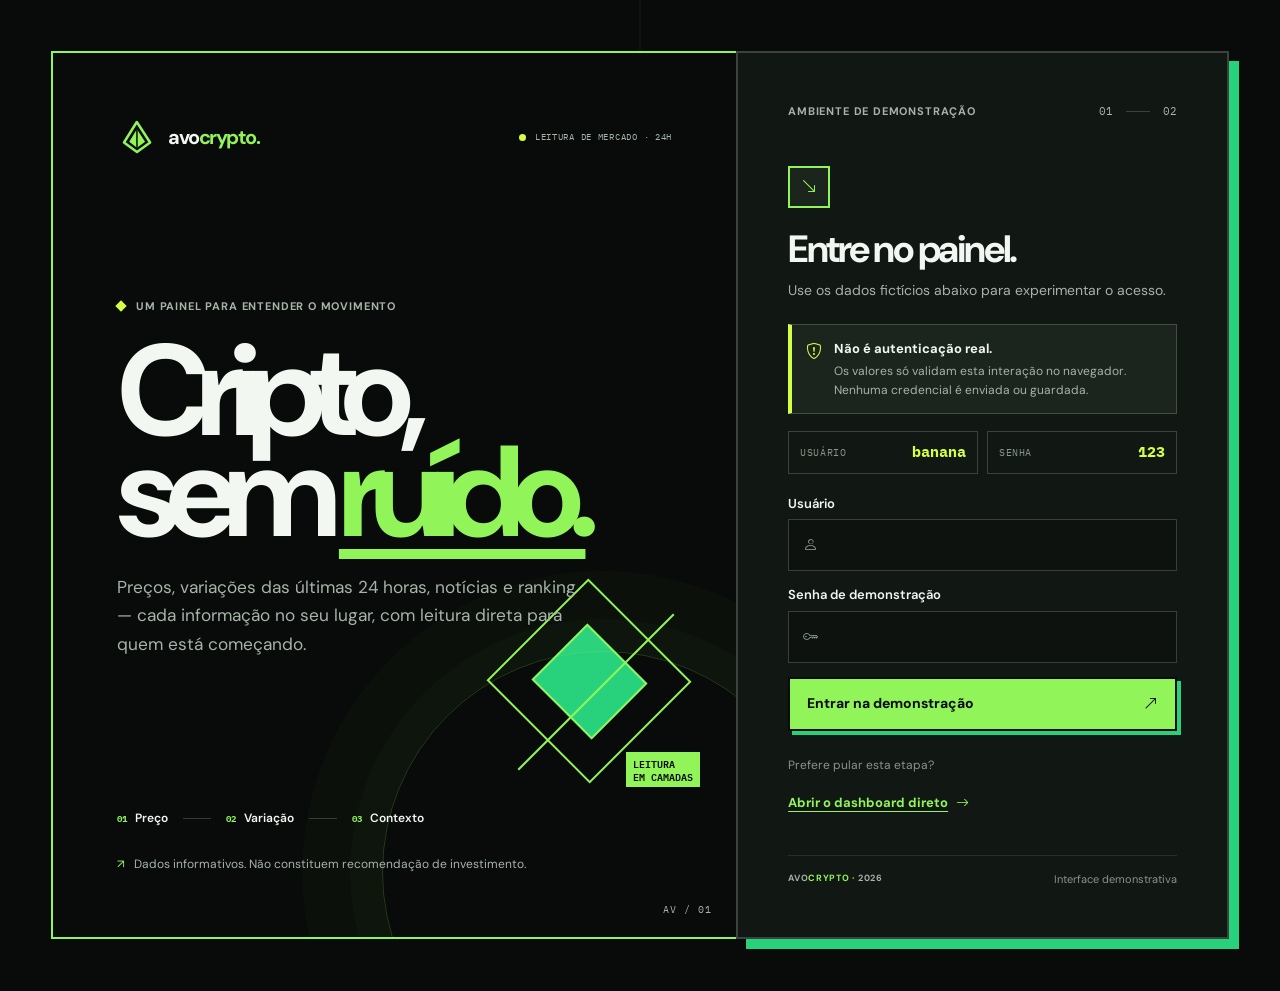
<file: index.html>
<!DOCTYPE html>
<html lang="pt-BR" data-theme="dark">
<head>
    <meta charset="UTF-8">
    <meta name="viewport" content="width=device-width, initial-scale=1.0, viewport-fit=cover">
    <meta name="theme-color" content="#080B09">
    <meta name="description" content="Acesse a demonstração do Avocrypto e acompanhe preços e variações de criptomoedas nas últimas 24 horas.">
    <title>Avocrypto — Uma leitura clara do mercado</title>

    <link rel="preconnect" href="https://fonts.googleapis.com">
    <link rel="preconnect" href="https://fonts.gstatic.com" crossorigin>
    <link href="https://fonts.googleapis.com/css2?family=DM+Sans:wght@400;500;600;700&family=IBM+Plex+Mono:wght@400;500;600&display=swap" rel="stylesheet">
    <link rel="stylesheet" href="https://cdn.jsdelivr.net/npm/bootstrap-icons@1.13.1/font/bootstrap-icons.min.css">
    <link rel="stylesheet" href="./styles/tokens.css">
    <link rel="stylesheet" href="./styles/base.css">
    <link rel="stylesheet" href="./styles/auth-redesign.css">
</head>
<body class="login-page">
    <a class="skip-link" href="#demo-access">Pular para o acesso à demonstração</a>
    <main class="login-layout login-container">
        <section class="login-intro" aria-labelledby="brand-title">
            <header class="intro-topline">
                <a class="brand" href="./index.html" aria-label="Avocrypto — início">
                    <svg class="brand-mark" viewBox="0 0 40 40" aria-hidden="true" focusable="false">
                        <path d="M7 25.5 19.8 5l13.3 20.5L20 35 7 25.5Z" fill="none" stroke="currentColor" stroke-width="2.5" stroke-linejoin="round"/>
                        <path d="m12.2 24.7 7.7-12.4 8.2 12.4-8.1 6-7.8-6Z" fill="currentColor"/>
                        <path d="m19.9 12.3.1 18.4" stroke="#080B09" stroke-width="1.5"/>
                    </svg>
                    <span class="brand-name">avo<span>crypto</span><b>.</b></span>
                </a>
                <span class="intro-stamp"><span aria-hidden="true"></span> LEITURA DE MERCADO · 24H</span>
            </header>

            <div class="intro-copy">
                <span class="eyebrow"><span class="eyebrow-mark" aria-hidden="true"></span> UM PAINEL PARA ENTENDER O MOVIMENTO</span>
                <h1 id="brand-title">Cripto,<br>sem <em>ruído.</em></h1>
                <p>Preços, variações das últimas 24 horas, notícias e ranking — cada informação no seu lugar, com leitura direta para quem está começando.</p>
            </div>

            <div class="intro-bottom">
                <div class="market-ribbon" aria-label="O painel acompanha três frentes de informação">
                    <span><b>01</b> Preço</span>
                    <i aria-hidden="true"></i>
                    <span><b>02</b> Variação</span>
                    <i aria-hidden="true"></i>
                    <span><b>03</b> Contexto</span>
                </div>
                <p class="intro-disclaimer"><span aria-hidden="true">↗</span> Dados informativos. Não constituem recomendação de investimento.</p>
            </div>
            <div class="intro-art" aria-hidden="true">
                <span class="art-block art-block-one"></span>
                <span class="art-block art-block-two"></span>
                <span class="art-line"></span>
                <span class="art-label">LEITURA<br>EM CAMADAS</span>
            </div>
            <span class="intro-index" aria-hidden="true">AV / 01</span>
        </section>

        <section class="login-panel" id="demo-access" tabindex="-1" aria-labelledby="login-title">
            <div class="panel-topline">
                <span class="section-kicker">AMBIENTE DE DEMONSTRAÇÃO</span>
                <span class="panel-counter">01 <i aria-hidden="true"></i> 02</span>
            </div>
            <div class="login-header">
                <span class="login-glyph" aria-hidden="true"><i class="bi bi-arrow-down-right"></i></span>
                <h2 id="login-title">Entre no painel.</h2>
                <p>Use os dados fictícios abaixo para experimentar o acesso.</p>
            </div>

            <aside class="demo-notice" role="note" aria-label="Aviso importante sobre esta demonstração">
                <i class="bi bi-shield-exclamation" aria-hidden="true"></i>
                <div>
                    <strong>Não é autenticação real.</strong>
                    <p>Os valores só validam esta interação no navegador. Nenhuma credencial é enviada ou guardada.</p>
                </div>
            </aside>

            <div class="demo-credentials" aria-label="Credenciais fictícias de demonstração">
                <span>USUÁRIO <strong>banana</strong></span>
                <span>SENHA <strong>123</strong></span>
            </div>

            <form id="form-login" class="demo-form" novalidate>
                <div class="input-group-custom">
                    <label class="input-label" for="demo-user">Usuário</label>
                    <div class="input-wrapper">
                        <i class="bi bi-person" aria-hidden="true"></i>
                        <input class="form-control-avo" id="demo-user" type="text" autocomplete="off" autocapitalize="none" spellcheck="false" aria-describedby="login-feedback">
                    </div>
                </div>
                <div class="input-group-custom">
                    <label class="input-label" for="demo-password">Senha de demonstração</label>
                    <div class="input-wrapper">
                        <i class="bi bi-key" aria-hidden="true"></i>
                        <input class="form-control-avo" id="demo-password" type="password" autocomplete="new-password" aria-describedby="login-feedback">
                    </div>
                </div>
                <p class="login-feedback" id="login-feedback" role="status" aria-live="polite"></p>
                <button class="btn-avo-primary" type="submit">
                    <span class="button-label">Entrar na demonstração</span>
                    <i class="bi bi-arrow-up-right" aria-hidden="true"></i>
                </button>
            </form>

            <div class="direct-access">
                <span>Prefere pular esta etapa?</span>
                <a href="./pages/dashboard.html">Abrir o dashboard direto <i class="bi bi-arrow-right" aria-hidden="true"></i></a>
            </div>
            <footer class="login-bottom">
                <span class="brand-mini">AVO<span>CRYPTO</span> <b>·</b> 2026</span>
                <span>Interface demonstrativa</span>
            </footer>
        </section>
    </main>

    <script src="./js/cleanup-legacy-credentials.js"></script>
    <script src="./js/ui/animations.js"></script>
    <script src="./js/pages/auth.js"></script>
</body>
</html>
</file>
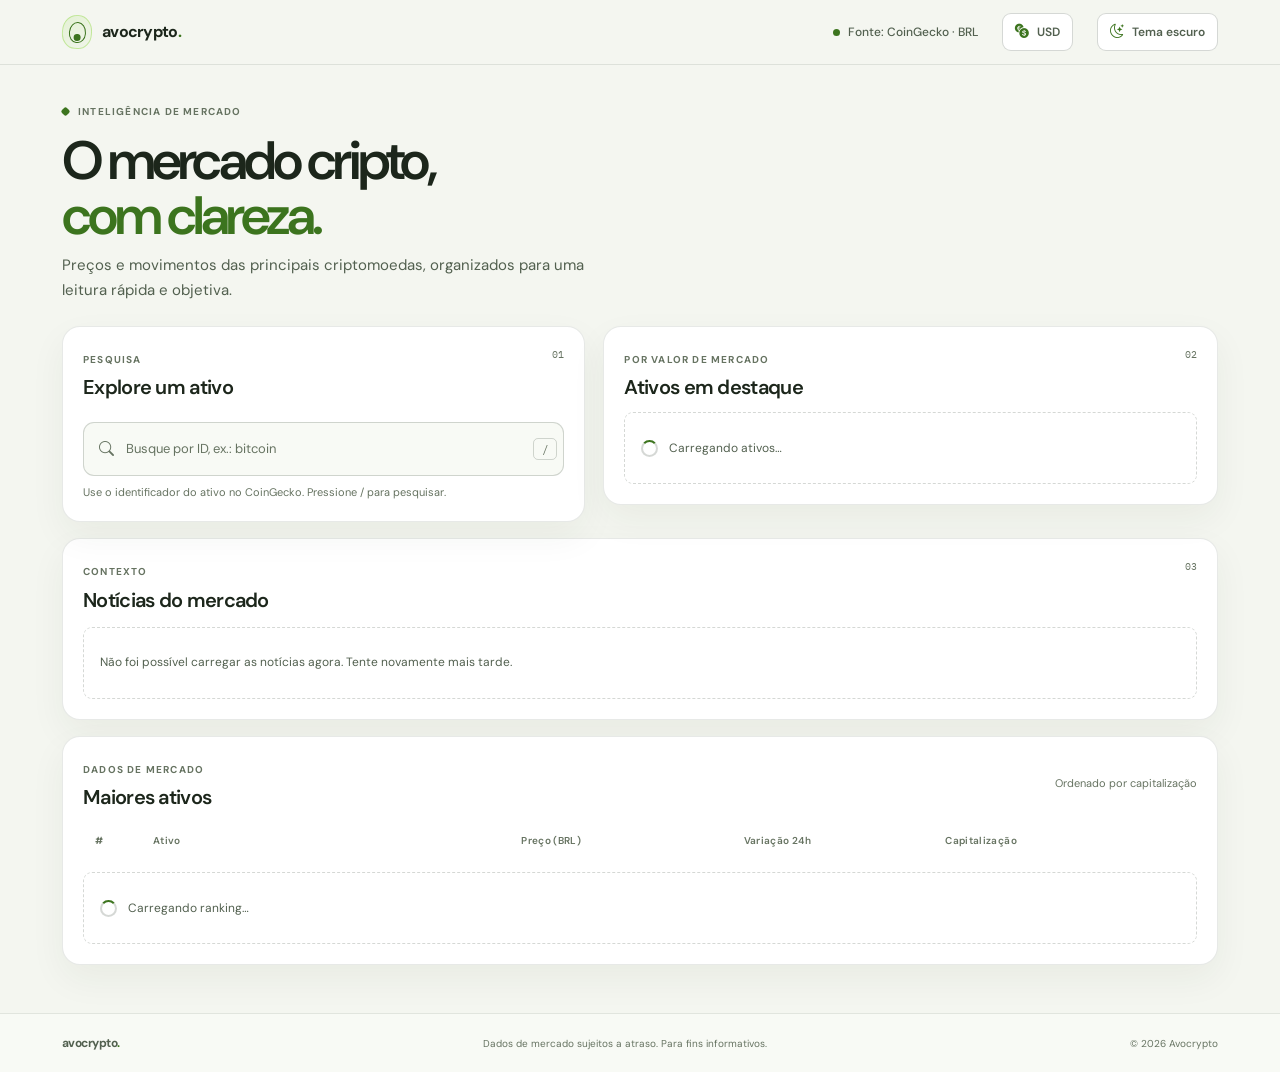
<file: Home/home.html>
<!DOCTYPE html>
<html data-theme="light" lang="pt-BR">

<head>
    <meta charset="UTF-8">

    <meta name="viewport" content="width=device-width, initial-scale=1.0">

    <meta name="description" content="AVOCRYPTO — Monitoramento de preços e movimentações do mercado de criptomoedas.">

    <meta name="theme-color" content="#101410">
    <title>Avocrypto — Inteligência de mercado</title>

    <link rel="stylesheet" href="https://cdn.jsdelivr.net/npm/bootstrap-icons@1.13.1/font/bootstrap-icons.min.css">
    <link rel="preconnect" href="https://fonts.googleapis.com">
    <link rel="preconnect" href="https://fonts.gstatic.com" crossorigin>
    <link
        href="https://fonts.googleapis.com/css2?family=DM+Sans:wght@400;500;600;700&family=IBM+Plex+Mono:wght@400;500;600&display=swap"
        rel="stylesheet">
    <link rel="stylesheet" href="home.css">
    <script>
        try {
            const savedTheme = localStorage.getItem("avocrypto-theme");
            if (savedTheme === "light" || savedTheme === "dark") {
                document.documentElement.dataset.theme = savedTheme;
            }
        } catch (error) {
            console.warn("A preferência de tema não pôde ser carregada.", error);
        }
    </script>

</head>


<body>

    <a class="skip-link" href="#main-content">Pular para o conteúdo</a>

    <header class="site-header">
        <div class="header-inner">
            <a href="../index.html" class="brand" aria-label="Avocrypto — tela inicial">
                <span class="brand-mark" aria-hidden="true"><span></span></span>
                <span class="brand-name">avocrypto<span>.</span></span>
            </a>

            <div class="header-actions">
                <div class="market-status" id="marketStatus" data-state="source">
                    <span class="status-dot" aria-hidden="true"></span>
                    <span id="marketStatusText">Fonte: CoinGecko · BRL</span>
                </div>
                <button class="currency-toggle" id="currencyToggle" type="button" aria-label="Trocar para USD">
                    <i class="bi bi-currency-exchange" aria-hidden="true"></i>
                    <span>USD</span>
                </button>
                <button class="theme-toggle" id="themeToggle" type="button" aria-label="Ativar tema escuro"
                    aria-pressed="true">
                    <i class="bi bi-moon-stars" aria-hidden="true"></i>
                    <span>Tema escuro</span>
                </button>
            </div>
        </div>
    </header>

    <main class="page-shell" id="main-content">
        <section class="hero-section reveal" aria-labelledby="hero-title">
            <span class="eyebrow"><span class="eyebrow-mark" aria-hidden="true"></span> INTELIGÊNCIA DE MERCADO</span>
            <h1 id="hero-title">O mercado cripto,<br><span>com clareza.</span></h1>
            <p>Preços e movimentos das principais criptomoedas, organizados para uma leitura rápida e objetiva.</p>
        </section>

        <div class="dashboard-overview">
            <section class="dashboard-panel search-panel reveal" aria-labelledby="search-title">
                <div class="section-header">
                    <div>
                        <span class="section-kicker">PESQUISA</span>
                        <h2 id="search-title">Explore um ativo</h2>
                    </div>
                    <span class="section-index">01</span>
                </div>
                <div class="search-container">
                    <label for="cryptoSearch" class="visually-hidden">ID da criptomoeda no CoinGecko</label>
                    <div class="search-box">
                        <i class="bi bi-search" aria-hidden="true"></i>
                        <input type="search" id="cryptoSearch" placeholder="Busque por ID, ex.: bitcoin"
                            autocomplete="off" spellcheck="false" aria-describedby="search-hint">
                        <kbd class="search-shortcut" aria-hidden="true">/</kbd>
                    </div>
                    <p class="search-hint" id="search-hint">Use o identificador do ativo no CoinGecko. Pressione / para
                        pesquisar.</p>
                </div>
                <section class="resultsSearch" id="ResultSearch" aria-live="polite" aria-label="Resultado da pesquisa"
                    aria-busy="false"></section>
            </section>

            <section class="dashboard-panel top-three-panel reveal" aria-labelledby="market-title">
                <div class="section-header">
                    <div>
                        <span class="section-kicker">POR VALOR DE MERCADO</span>
                        <h2 id="market-title">Ativos em destaque</h2>
                    </div>
                    <span class="section-index">02</span>
                </div>
                <div id="rankingtop3" class="top-three-list" aria-live="polite" aria-busy="true">
                    <p class="state-message"><span class="loading-indicator" aria-hidden="true"></span>Carregando
                        ativos…</p>
                </div>
            </section>
        </div>

        <section class="news-section content-section reveal" aria-labelledby="news-title">
            <div class="section-header">
                <div>
                    <span class="section-kicker">CONTEXTO</span>
                    <h2 id="news-title">Notícias do mercado</h2>
                </div>
                <span class="section-index">03</span>
            </div>
            <div id="lastNews" class="news-grid" aria-live="polite" aria-busy="true">
                <p class="state-message"><span class="loading-indicator" aria-hidden="true"></span>Carregando notícias…
                </p>
            </div>
        </section>

        <section class="table-section content-section reveal" aria-labelledby="overview-title">
            <div class="section-header">
                <div>
                    <span class="section-kicker">DADOS DE MERCADO</span>
                    <h2 id="overview-title">Maiores ativos</h2>
                </div>
                <span class="table-note">Ordenado por capitalização</span>
            </div>

            <div class="crypto-table" id="marketTable" role="table" aria-label="Ranking das 100 maiores criptomoedas"
                aria-busy="true">
                <div class="table-head" role="row">
                    <span role="columnheader">#</span>
                    <span role="columnheader">Ativo</span>
                    <span role="columnheader">Preço (<span data-currency-code>BRL</span>)</span>
                    <span role="columnheader">Variação 24h</span>
                    <span role="columnheader">Capitalização</span>
                </div>
                <div id="ranking100" role="rowgroup" aria-live="polite">
                    <p class="state-message"><span class="loading-indicator" aria-hidden="true"></span>Carregando
                        ranking…</p>
                </div>
            </div>
            <details class="ranking-more" id="rankingMore" hidden>
                <summary>Ver mais moedas</summary>
                <div class="crypto-table ranking-expanded" role="table"
                    aria-label="Posições restantes do ranking de criptomoedas">
                    <div class="table-head" role="row">
                        <span role="columnheader">#</span>
                        <span role="columnheader">Ativo</span>
                        <span role="columnheader">Preço (<span data-currency-code>BRL</span>)</span>
                        <span role="columnheader">Variação 24h</span>
                        <span role="columnheader">Capitalização</span>
                    </div>
                    <div id="rankingRest" role="rowgroup" aria-live="polite"></div>
                </div>
            </details>
        </section>
    </main>

    <footer class="site-footer">
        <div class="footer-inner">
            <a href="../index.html" class="footer-brand">avocrypto<span>.</span></a>
            <span>Dados de mercado sujeitos a atraso. Para fins informativos.</span>
            <span>© 2026 Avocrypto</span>
        </div>
    </footer>

    <script src="../script.js"></script>
    <script src="../jS/api.js"></script>
    <script src="../jS/news.js"></script>
    <script src="../jS/theme.js"></script>


</body>

</html>
</file>
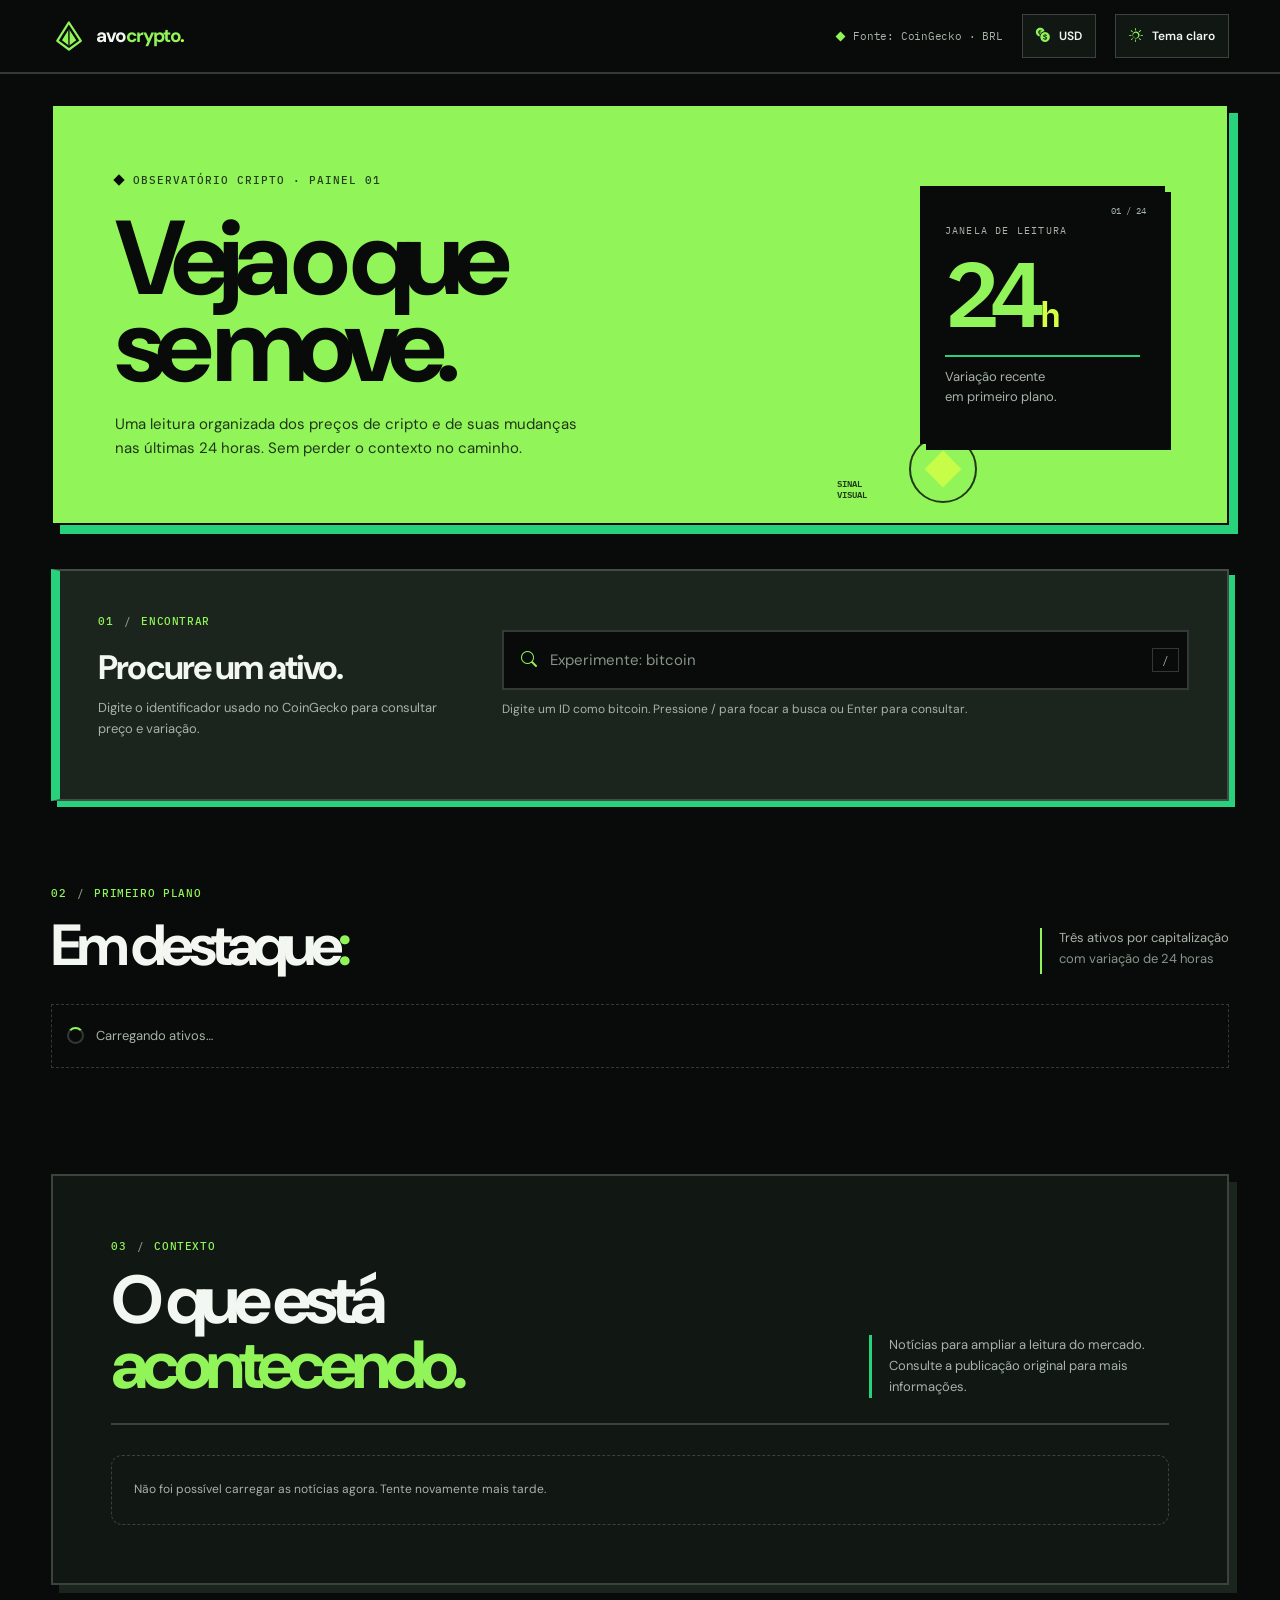
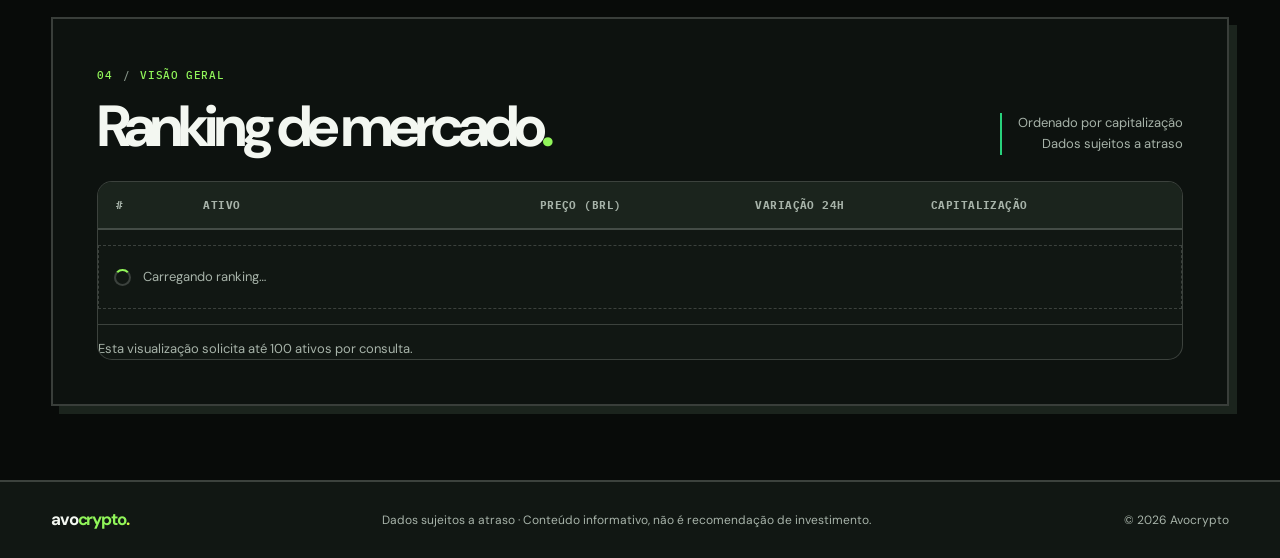
<file: pages/dashboard.html>
<!DOCTYPE html>
<html lang="pt-BR" data-theme="dark">
<head>
    <meta charset="UTF-8">
    <meta name="viewport" content="width=device-width, initial-scale=1.0, viewport-fit=cover">
    <meta name="description" content="Acompanhe preços, variações das últimas 24 horas, notícias e ranking de criptomoedas no Avocrypto.">
    <meta name="theme-color" content="#080B09">
    <title>Avocrypto — Painel de mercado</title>

    <link rel="preconnect" href="https://fonts.googleapis.com">
    <link rel="preconnect" href="https://fonts.gstatic.com" crossorigin>
    <link href="https://fonts.googleapis.com/css2?family=DM+Sans:wght@400;500;600;700&family=IBM+Plex+Mono:wght@400;500;600&display=swap" rel="stylesheet">
    <link rel="stylesheet" href="https://cdn.jsdelivr.net/npm/bootstrap-icons@1.13.1/font/bootstrap-icons.min.css">
    <link rel="stylesheet" href="../styles/tokens.css">
    <link rel="stylesheet" href="../styles/base.css">
    <link rel="stylesheet" href="../styles/dashboard-redesign.css">
</head>
<body class="dashboard-page">
    <a class="skip-link" href="#main-content">Pular para o conteúdo</a>

    <header class="site-header">
        <div class="header-inner">
            <a href="../index.html" class="brand" aria-label="Avocrypto — tela inicial">
                <svg class="brand-mark" viewBox="0 0 40 40" aria-hidden="true" focusable="false">
                    <path d="M7 25.5 19.8 5l13.3 20.5L20 35 7 25.5Z" fill="none" stroke="currentColor" stroke-width="2.5" stroke-linejoin="round"/>
                    <path d="m12.2 24.7 7.7-12.4 8.2 12.4-8.1 6-7.8-6Z" fill="currentColor"/>
                    <path d="m19.9 12.3.1 18.4" stroke="#080B09" stroke-width="1.5"/>
                </svg>
                <span class="brand-name">avo<span>crypto</span><b>.</b></span>
            </a>
            <div class="header-actions">
                <div class="market-status" id="marketStatus" data-state="source">
                    <span class="status-dot" aria-hidden="true"></span>
                    <span id="marketStatusText">Fonte: CoinGecko · BRL</span>
                </div>
                <button class="currency-toggle" id="currencyToggle" type="button" aria-label="Trocar para USD">
                    <i class="bi bi-currency-exchange" aria-hidden="true"></i>
                    <span>USD</span>
                </button>
                <button class="theme-toggle" id="themeToggle" type="button" aria-label="Ativar tema claro" aria-pressed="false">
                    <i class="bi bi-sun" aria-hidden="true"></i>
                    <span>Tema claro</span>
                </button>
            </div>
        </div>
    </header>

    <main class="page-shell" id="main-content" tabindex="-1">
        <section class="hero-section reveal" aria-labelledby="hero-title">
            <div class="hero-copy">
                <span class="eyebrow"><span class="eyebrow-mark" aria-hidden="true"></span> OBSERVATÓRIO CRIPTO · PAINEL 01</span>
                <h1 id="hero-title">Veja o que<br>se move<span>.</span></h1>
                <p>Uma leitura organizada dos preços de cripto e de suas mudanças nas últimas 24 horas. Sem perder o contexto no caminho.</p>
            </div>
            <aside class="hero-window" aria-label="Janela de leitura: últimas 24 horas">
                <span class="window-label">JANELA DE LEITURA</span>
                <strong>24<span>h</span></strong>
                <span class="window-rule" aria-hidden="true"></span>
                <p>Variação recente<br>em primeiro plano.</p>
                <span class="window-index" aria-hidden="true">01 / 24</span>
            </aside>
            <div class="hero-decoration" aria-hidden="true">
                <span class="hero-orbit"></span>
                <span class="hero-shape"></span>
                <span class="hero-decoration-label">SINAL<br>VISUAL</span>
            </div>
        </section>

        <section class="search-panel reveal" aria-labelledby="search-title">
            <div class="search-heading">
                <span class="section-index">01 <i aria-hidden="true">/</i> ENCONTRAR</span>
                <h2 id="search-title">Procure um ativo.</h2>
                <p>Digite o identificador usado no CoinGecko para consultar preço e variação.</p>
            </div>
            <div class="search-container">
                <label for="cryptoSearch" class="visually-hidden">Identificador da criptomoeda no CoinGecko</label>
                <div class="search-box">
                    <i class="bi bi-search" aria-hidden="true"></i>
                    <input type="search" id="cryptoSearch" placeholder="Experimente: bitcoin" autocomplete="off" spellcheck="false" aria-describedby="search-hint">
                    <kbd class="search-shortcut" aria-hidden="true">/</kbd>
                </div>
                <p class="search-hint" id="search-hint">Digite um ID como bitcoin. Pressione / para focar a busca ou Enter para consultar.</p>
            </div>
            <section class="resultsSearch" id="ResultSearch" aria-live="polite" aria-label="Resultado da pesquisa" aria-busy="false"></section>
            <span class="search-number" aria-hidden="true">A</span>
        </section>

        <section class="assets-section reveal" aria-labelledby="market-title">
            <div class="section-heading-row">
                <div>
                    <span class="section-index">02 <i aria-hidden="true">/</i> PRIMEIRO PLANO</span>
                    <h2 id="market-title">Em destaque<span>:</span></h2>
                </div>
                <p>Três ativos por capitalização<br><span>com variação de 24 horas</span></p>
            </div>
            <div id="rankingtop3" class="top-three-list" aria-live="polite">
                <p class="state-message"><span class="loading-indicator" aria-hidden="true"></span>Carregando ativos…</p>
            </div>
        </section>

        <section class="news-section content-section reveal" aria-labelledby="news-title">
            <div class="news-heading">
                <div>
                    <span class="section-index">03 <i aria-hidden="true">/</i> CONTEXTO</span>
                    <h2 id="news-title">O que está<br><em>acontecendo.</em></h2>
                </div>
                <p>Notícias para ampliar a leitura do mercado. Consulte a publicação original para mais informações.</p>
            </div>
            <div id="lastNews" class="news-grid" aria-live="polite" aria-busy="true">
                <p class="state-message"><span class="loading-indicator" aria-hidden="true"></span>Carregando notícias…</p>
            </div>
        </section>

        <section class="table-section content-section reveal" aria-labelledby="overview-title">
            <div class="table-heading">
                <div>
                    <span class="section-index">04 <i aria-hidden="true">/</i> VISÃO GERAL</span>
                    <h2 id="overview-title">Ranking de mercado<span>.</span></h2>
                </div>
                <p class="table-note">Ordenado por capitalização<br><span>Dados sujeitos a atraso</span></p>
            </div>
            <div class="table-scroll">
                <div class="crypto-table" id="marketTable" role="table" aria-label="Ranking das 100 maiores criptomoedas">
                    <div class="table-head" role="row">
                        <span role="columnheader">#</span>
                        <span role="columnheader">Ativo</span>
                        <span role="columnheader">Preço (<span data-currency-code>BRL</span>)</span>
                        <span role="columnheader">Variação 24h</span>
                        <span role="columnheader">Capitalização</span>
                    </div>
                    <div id="ranking100" role="rowgroup" aria-live="polite">
                        <p class="state-message"><span class="loading-indicator" aria-hidden="true"></span>Carregando ranking…</p>
                    </div>
                </div>
                <aside class="ranking-more" id="rankingMore" aria-label="Limite desta consulta">
                    <p class="ranking-limit-note">Esta visualização solicita até 100 ativos por consulta.</p>
                    <div id="rankingRest" role="rowgroup" aria-live="polite"></div>
                </aside>
            </div>
        </section>
    </main>

    <footer class="site-footer">
        <div class="footer-inner">
            <a href="../index.html" class="footer-brand">avo<span>crypto</span><b>.</b></a>
            <span>Dados sujeitos a atraso · Conteúdo informativo, não é recomendação de investimento.</span>
            <span>© 2026 Avocrypto</span>
        </div>
    </footer>

    <script src="../js/cleanup-legacy-credentials.js"></script>
    <script src="../js/ui/animations.js"></script>
    <script src="../js/api/coingecko.js"></script>
    <script src="../js/features/news.js"></script>
    <script src="../js/ui/theme.js"></script>
</body>
</html>
</file>
<file: styles/tokens.css>
:root {
  color-scheme: dark;
  --bg: #080B09;
  --surface: #111713;
  --surface-raised: #1B241D;
  --surface-soft: #0D120F;
  --accent: #91F55A;
  --accent-strong: #28D17C;
  --accent-info: #91F55A;
  --highlight: #D5FF45;
  --text: #F3F7F1;
  --text-muted: #A7B3A9;
  --text-subtle: #87958A;
  --positive: #55D98C;
  --negative: #FF6B78;
  --positive-soft: rgb(85 217 140 / 11%);
  --negative-soft: rgb(255 107 120 / 12%);
  --on-accent: #080B09;
  --border: rgb(243 247 241 / 10%);
  --border-strong: rgb(243 247 241 / 19%);
  --focus: #D5FF45;
  --shadow-panel: 0 18px 48px rgb(0 0 0 / 24%);
  --shadow-float: 0 28px 80px rgb(0 0 0 / 38%);
  --radius-control: 12px;
  --radius-card: 18px;
  --radius-panel: 26px;
  --border-editorial: 2px solid var(--border-strong);
  --shadow-hard: 6px 6px 0 var(--accent-strong);
  --font-sans: "DM Sans", -apple-system, BlinkMacSystemFont, "Segoe UI", sans-serif;
  --font-mono: "IBM Plex Mono", "SFMono-Regular", Consolas, monospace;
  --weight-regular: 400;
  --weight-medium: 500;
  --weight-semibold: 600;
  --weight-bold: 700;
  --space-1: 4px;
  --space-2: 8px;
  --space-3: 12px;
  --space-4: 16px;
  --space-5: 20px;
  --space-6: 24px;
  --space-8: 32px;
  --space-10: 40px;
  --ease-out: cubic-bezier(0.2, 0.7, 0.25, 1);
  --duration-fast: 150ms;
  --duration-normal: 220ms;
  --duration-theme: 240ms;
  --content-width: 1280px;
}

:root[data-theme="dark"] {
  color-scheme: dark;
  --bg: #080B09;
  --surface: #111713;
  --surface-raised: #1B241D;
  --surface-soft: #0D120F;
  --accent: #91F55A;
  --accent-strong: #28D17C;
  --accent-info: #91F55A;
  --highlight: #D5FF45;
  --text: #F3F7F1;
  --text-muted: #A7B3A9;
  --text-subtle: #87958A;
  --positive: #55D98C;
  --negative: #FF6B78;
  --positive-soft: rgb(85 217 140 / 11%);
  --negative-soft: rgb(255 107 120 / 12%);
  --on-accent: #080B09;
  --border: rgb(243 247 241 / 10%);
  --border-strong: rgb(243 247 241 / 19%);
  --focus: #D5FF45;
  --shadow-panel: 0 18px 48px rgb(0 0 0 / 24%);
  --shadow-float: 0 28px 80px rgb(0 0 0 / 38%);
  --shadow-hard: 6px 6px 0 var(--accent-strong);
}

:root[data-theme="light"] {
  color-scheme: light;
  --bg: #F1F5EF;
  --surface: #FFFFFF;
  --surface-raised: #E5EEE5;
  --surface-soft: #F7FAF6;
  --accent: #256A3D;
  --accent-strong: #17653B;
  --accent-info: #17653B;
  --highlight: #B5E933;
  --text: #142019;
  --text-muted: #3F5145;
  --text-subtle: #586B5D;
  --positive: #17653B;
  --negative: #B42336;
  --positive-soft: rgb(23 101 59 / 9%);
  --negative-soft: rgb(180 35 54 / 9%);
  --on-accent: #FFFFFF;
  --border: rgb(20 32 25 / 11%);
  --border-strong: rgb(20 32 25 / 20%);
  --focus: #17653B;
  --shadow-panel: 0 18px 48px rgb(20 32 25 / 8%);
  --shadow-float: 0 28px 80px rgb(20 32 25 / 14%);
  --shadow-hard: 6px 6px 0 var(--accent-strong);
}
</file>
<file: styles/base.css>
* {
  box-sizing: border-box;
}

html {
  min-width: 320px;
  scroll-behavior: smooth;
}

body {
  min-width: 320px;
  min-height: 100vh;
  margin: 0;
  overflow-x: hidden;
  background: var(--bg);
  color: var(--text);
  font-family: var(--font-sans);
  font-size: 15px;
  line-height: 1.5;
  -webkit-font-smoothing: antialiased;
  transition:
    background-color var(--duration-theme) ease,
    color var(--duration-theme) ease;
}

button,
input {
  font: inherit;
}

button {
  touch-action: manipulation;
}

button {
  color: inherit;
}

a {
  color: inherit;
}

::selection {
  background: color-mix(in srgb, var(--highlight) 54%, transparent);
  color: var(--text);
}

:focus-visible {
  outline: 2px solid var(--focus);
  outline-offset: 3px;
}

.visually-hidden {
  position: absolute !important;
  width: 1px !important;
  height: 1px !important;
  padding: 0 !important;
  margin: -1px !important;
  overflow: hidden !important;
  clip: rect(0, 0, 0, 0) !important;
  white-space: nowrap !important;
  border: 0 !important;
}

.skip-link {
  position: fixed;
  z-index: 20;
  top: 12px;
  left: 12px;
  padding: 10px 14px;
  transform: translateY(-160%);
  border: 1px solid var(--border-strong);
  border-radius: var(--radius-control);
  background: var(--surface);
  color: var(--text);
  text-decoration: none;
  transition: transform var(--duration-fast) ease;
}

.skip-link:focus {
  transform: translateY(0);
}

[hidden] {
  display: none !important;
}

@media (prefers-reduced-motion: reduce) {
  html {
    scroll-behavior: auto;
  }

  *,
  *::before,
  *::after {
    scroll-behavior: auto !important;
    animation-duration: .01ms !important;
    animation-iteration-count: 1 !important;
    transition-duration: .01ms !important;
  }
}
</file>
<file: styles/auth-redesign.css>
/* Standalone foundation: retained declarations from the former auth.css cascade. */

.login-page {
  position: relative;
}

.login-page::before {
  background-image: linear-gradient(rgb(243 247 241 / 2.5%) 1px, transparent 1px), linear-gradient(90deg, rgb(243 247 241 / 2.5%) 1px, transparent 1px);
  background-size: 64px 64px;
  mask-image: linear-gradient(110deg, #000, transparent 75%);
}

.login-layout {
  position: relative;
  z-index: 1;
  display: grid;
  margin: auto;
  animation: auth-arrive 420ms var(--ease-out) both;
}

.login-intro {
  position: relative;
  min-width: 0;
  display: flex;
  flex-direction: column;
  justify-content: space-between;
  overflow: hidden;
}

.login-intro::after {
  position: absolute;
  right: -88px;
  bottom: -156px;
  width: 440px;
  height: 440px;
  border: 1px solid rgb(145 245 90 / 20%);
  border-radius: 50%;
  box-shadow: 0 0 0 32px rgb(145 245 90 / 2%), 0 0 0 80px rgb(145 245 90 / 2%);
  content: "";
  pointer-events: none;
}

.intro-topline {
  display: flex;
  align-items: center;
  justify-content: space-between;
  gap: 18px;
}

.panel-topline {
  display: flex;
  justify-content: space-between;
  gap: 18px;
}

.brand {
  width: fit-content;
  display: inline-flex;
  align-items: center;
  gap: 11px;
  color: var(--text);
  text-decoration: none;
}

.brand-mark {
  position: relative;
  flex: 0 0 34px;
  display: inline-grid;
  place-items: center;
}

.brand-mark::before {
  width: 11px;
  height: 15px;
  border: 2px solid var(--accent);
  border-radius: 50%;
  content: "";
}

.brand-mark span {
  position: absolute;
  top: 2px;
  right: 2px;
  width: 8px;
  height: 8px;
  border-radius: 50%;
  background: var(--highlight);
}

.brand-name {
  font-weight: 700;
}

.footer-brand {
  font-size: 18px;
  font-weight: 700;
  letter-spacing: -.07em;
}

.footer-brand > span {
  color: var(--accent);
}

.footer-brand b {
  color: var(--highlight);
}

.intro-stamp {
  display: inline-flex;
  align-items: center;
  gap: 9px;
  font-family: var(--font-mono);
  font-size: 9px;
  letter-spacing: .08em;
}

.intro-stamp > span {
  width: 7px;
  height: 7px;
  border-radius: 50%;
}

.intro-copy {
  position: relative;
  z-index: 1;
}

.eyebrow {
  display: inline-flex;
  align-items: center;
  gap: 10px;
  color: var(--text-muted);
  font-size: 10px;
  font-weight: 700;
  letter-spacing: .13em;
}

.section-kicker {
  display: inline-flex;
  align-items: center;
  font-weight: 700;
}

.eyebrow-mark {
  width: 8px;
  height: 8px;
  flex: 0 0 8px;
  transform: rotate(45deg);
}

.intro-copy h1 em {
  font-style: normal;
}

.intro-copy p {
  margin: 25px 0 0;
}

.intro-bottom {
  position: relative;
  z-index: 1;
}

.market-ribbon {
  display: flex;
  align-items: center;
  flex-wrap: wrap;
  font-weight: 600;
}

.market-ribbon b {
  margin-right: 5px;
  font-family: var(--font-mono);
  font-size: 9px;
}

.market-ribbon i {
  height: 1px;
}

.intro-disclaimer {
  display: flex;
  align-items: flex-start;
  gap: 9px;
  margin: 24px 0 0;
  line-height: 1.5;
}

.intro-orbit {
  position: absolute;
  z-index: 0;
  right: 9%;
  bottom: 24%;
  width: 74px;
  height: 74px;
  border: 1px solid rgb(213 255 69 / 45%);
  border-radius: 50%;
  box-shadow: 0 0 0 11px rgb(213 255 69 / 4%);
}

.intro-orbit::after {
  position: absolute;
  top: 25px;
  left: 25px;
  width: 22px;
  height: 22px;
  border-radius: 50%;
  background: var(--highlight);
  content: "";
}

.intro-index {
  position: absolute;
  font-family: var(--font-mono);
  letter-spacing: .1em;
}

.login-panel {
  min-width: 0;
}

.panel-counter {
  font-family: var(--font-mono);
}

.panel-counter i {
  display: inline-block;
  width: 24px;
  height: 1px;
  margin: 0 6px 3px;
  background: var(--border-strong);
}

.login-header {
  position: relative;
}

.login-glyph {
  display: grid;
  place-items: center;
  margin-bottom: 20px;
  font-size: 16px;
}

.login-header h2 {
  margin: 0 0 8px;
  color: var(--text);
  line-height: 1.15;
}

.login-header p {
  margin: 0;
  color: var(--text-muted);
  line-height: 1.6;
}

.demo-notice {
  display: flex;
  align-items: flex-start;
}

.demo-notice > i {
  flex: 0 0 auto;
  margin-top: 1px;
  font-size: 16px;
}

.demo-notice strong {
  display: block;
  color: var(--text);
}

.demo-notice p {
  margin: 4px 0 0;
  color: var(--text-muted);
  line-height: 1.55;
}

.demo-credentials {
  display: flex;
  flex-wrap: wrap;
}

.demo-credentials span {
  display: inline-flex;
  align-items: center;
  gap: 10px;
  color: var(--text-subtle);
  font-family: var(--font-mono);
  letter-spacing: .06em;
}

.demo-credentials strong {
  color: var(--highlight);
  letter-spacing: 0;
}

.demo-form {
  display: grid;
}

.input-group-custom {
  min-width: 0;
}

.input-label {
  display: block;
  font-weight: 600;
}

.input-wrapper {
  position: relative;
}

.input-wrapper > i {
  position: absolute;
  top: 50%;
  left: 15px;
  color: var(--text-subtle);
  font-size: 15px;
  pointer-events: none;
  transform: translateY(-50%);
}

.form-control-avo {
  width: 100%;
  padding: 11px 14px 11px 43px;
  outline: 0;
  color: var(--text);
  transition: border-color var(--duration-fast) ease, box-shadow var(--duration-fast) ease;
}

.form-control-avo[aria-invalid="true"] {
  border-color: var(--negative);
}

.login-feedback {
  min-height: 0;
  margin: -5px 0 0;
  color: var(--negative);
  line-height: 1.5;
}

.login-feedback:empty {
  display: none;
}

.login-feedback[data-state="success"] {
  color: var(--positive);
}

.btn-avo-primary {
  position: relative;
  width: 100%;
  display: flex;
  align-items: center;
  justify-content: space-between;
  gap: 14px;
  overflow: hidden;
  padding: 0 17px;
  background: var(--accent);
  color: var(--on-accent);
  font-weight: 700;
  cursor: pointer;
  transition: background-color var(--duration-fast) ease, transform var(--duration-fast) ease;
}

.btn-avo-primary:disabled {
  cursor: wait;
  opacity: .78;
}

.btn-avo-primary.is-loading .button-label::before {
  width: 13px;
  height: 13px;
  display: inline-block;
  margin-right: 9px;
  border: 2px solid rgb(8 11 9 / 35%);
  border-top-color: var(--on-accent);
  border-radius: 50%;
  content: "";
  vertical-align: -2px;
  animation: auth-spin 700ms linear infinite;
}

.direct-access {
  display: flex;
  flex-direction: column;
  gap: 7px;
  color: var(--text-subtle);
}

.direct-access a {
  width: fit-content;
  display: inline-flex;
  align-items: center;
  gap: 8px;
  color: var(--accent);
  font-weight: 700;
}

.direct-access a:hover {
  color: var(--highlight);
  text-decoration: underline;
  text-underline-offset: 4px;
}

.login-bottom {
  display: flex;
  align-items: center;
  justify-content: space-between;
  gap: 12px;
  border-top: 1px solid var(--border);
  color: var(--text-subtle);
}

.brand-mini {
  color: var(--text-muted);
  font-size: 9px;
  font-weight: 700;
  letter-spacing: .08em;
}

.brand-mini span {
  color: var(--accent);
}

.brand-mini b {
  color: var(--highlight);
}

@media (max-width: 900px) {
  .intro-orbit {
    right: 14%;
    bottom: 25%;
  }
}

@media (max-width: 520px) {
  .login-page {
    padding: 0;
    background: var(--surface);
  }
  .login-layout {
    width: 100%;
    min-height: 100dvh;
    overflow: visible;
    border: 0;
    border-radius: 0;
    box-shadow: none;
  }
  .login-intro {
    min-height: 440px;
    padding: 24px 22px 26px;
  }
  .intro-topline {
    align-items: flex-start;
  }
  .intro-stamp {
    max-width: 135px;
    text-align: right;
    line-height: 1.5;
  }
  .intro-copy {
    padding: 48px 0 36px;
  }
  .intro-copy h1 {
    margin: 17px 0;
    font-size: clamp(68px, 19vw, 94px);
  }
  .intro-copy p {
    max-width: 360px;
    margin-top: 17px;
    font-size: 14px;
  }
  .intro-orbit {
    right: 13%;
    bottom: 29%;
    width: 51px;
    height: 51px;
  }
  .intro-orbit::after {
    top: 17px;
    left: 17px;
    width: 15px;
    height: 15px;
  }
  .market-ribbon {
    gap: 9px;
    font-size: 10px;
  }
  .market-ribbon i {
    width: 11px;
  }
  .intro-disclaimer {
    max-width: 320px;
    margin-top: 18px;
    font-size: 10px;
  }
  .intro-index {
    right: 20px;
    bottom: 16px;
  }
  .login-panel {
    padding: 30px 22px 25px;
  }
  .login-header {
    margin: 38px 0 22px;
  }
  .login-header h2 {
    font-size: 30px;
  }
  .login-bottom {
    margin-top: 28px;
  }
}

@media (prefers-reduced-motion: reduce) {
  .btn-avo-primary.is-loading .button-label::before {
    animation: none !important;
  }
  .ripple-effect {
    animation: none !important;
  }
  .btn-avo-primary {
    transition: none;
  }
  .form-control-avo {
    transition: none;
  }
}

@keyframes auth-arrive {
  from { opacity: 0; transform: translateY(9px); }
  to { opacity: 1; transform: translateY(0); }
}

@keyframes auth-spin {
  to { transform: rotate(360deg); }
}

/* Home demo: split-color editorial panel and a sharply framed, local-only form. */
.login-page {
  min-height: 100vh;
  display: grid;
  align-items: center;
  padding: clamp(18px, 4vw, 56px);
  background: var(--bg);
}

.login-page::before {
  position: fixed;
  inset: 0;
  background: linear-gradient(90deg, transparent 49.9%, var(--border) 50%, transparent 50.1%);
  content: "";
  pointer-events: none;
}

.login-layout {
  width: min(1320px, 100%);
  min-height: min(780px, calc(100dvh - 80px));
  grid-template-columns: minmax(0, 1.05fr) minmax(390px, .75fr);
  overflow: visible;
  border: 0;
  border-radius: 0;
  background: transparent;
  box-shadow: none;
}

.login-intro {
  min-height: 690px;
  padding: clamp(28px, 5vw, 70px);
  border: 2px solid var(--accent);
  background: var(--bg);
  color: var(--text);
}

.intro-topline {
  position: relative;
  z-index: 2;
}

.login-intro .brand {
  color: var(--text);
}

.brand-mark {
  width: 40px;
  height: 40px;
  flex-basis: 40px;
  border: 0;
  border-radius: 0;
  background: transparent;
  color: var(--accent);
  transform: none;
}

.brand-mark::before,
.brand-mark > span {
  display: none;
}

.brand-name {
  font-size: 20px;
  letter-spacing: -.075em;
}

.brand-name > span,
.brand-name b {
  color: var(--accent);
}

.intro-stamp,
.intro-copy .eyebrow,
.intro-copy p,
.intro-disclaimer,
.intro-index {
  color: var(--text-muted);
}

.intro-stamp > span,
.eyebrow-mark {
  background: var(--highlight);
  box-shadow: none;
}

.intro-copy {
  max-width: 700px;
  margin: auto 0;
  padding: 48px 0 62px;
}

.intro-copy .eyebrow,
.section-kicker {
  gap: 11px;
  font-size: 11px;
  letter-spacing: .075em;
}

.intro-copy h1 {
  max-width: 720px;
  margin: 24px 0 22px;
  color: var(--text);
  font-size: clamp(76px, 10.1vw, 142px);
  font-weight: 700;
  letter-spacing: -.105em;
  line-height: .78;
}

.intro-copy h1 em {
  color: var(--accent);
  text-decoration: underline;
  text-decoration-thickness: .075em;
  text-underline-offset: .1em;
}

.intro-copy p {
  max-width: 470px;
  margin-top: 30px;
  font-size: clamp(15px, 1.35vw, 18px);
  line-height: 1.65;
}

.market-ribbon {
  gap: 15px;
  color: var(--text);
  font-size: 12px;
}

.market-ribbon b,
.intro-disclaimer span {
  color: var(--accent);
}

.market-ribbon i {
  width: 28px;
  background: var(--border-strong);
}

.intro-disclaimer {
  max-width: 420px;
  margin-top: 28px;
  font-size: 12px;
}

.intro-art {
  position: absolute;
  right: 7%;
  bottom: 17%;
  width: 190px;
  height: 190px;
  pointer-events: none;
}

.art-block {
  position: absolute;
  display: block;
  border: 2px solid var(--accent);
}

.art-block-one {
  inset: 12px 26px 34px 18px;
  transform: rotate(45deg);
}

.art-block-two {
  inset: 45px 56px 66px 49px;
  background: var(--accent-strong);
  transform: rotate(45deg);
}

.art-line {
  position: absolute;
  top: 94px;
  left: -12px;
  width: 220px;
  height: 2px;
  background: var(--accent);
  transform: rotate(-45deg);
}

.art-label {
  position: absolute;
  right: -12px;
  bottom: 0;
  padding: 5px 7px;
  background: var(--accent);
  color: var(--on-accent);
  font-family: var(--font-mono);
  font-size: 10px;
  font-weight: 600;
  line-height: 1.25;
}

.intro-index {
  right: 24px;
  bottom: 20px;
  font-size: 10px;
}

.login-panel {
  position: relative;
  z-index: 1;
  align-self: center;
  margin-left: -2px;
  padding: clamp(28px, 4vw, 50px);
  border: var(--border-editorial);
  background: var(--surface);
  box-shadow: 10px 10px 0 var(--accent-strong);
}

.panel-topline {
  align-items: flex-start;
}

.section-kicker {
  color: var(--text-muted);
}

.panel-counter {
  color: var(--text-muted);
  font-size: 11px;
}

.login-header {
  margin: 46px 0 22px;
}

.login-glyph {
  width: 42px;
  height: 42px;
  border: 2px solid var(--accent);
  border-radius: 0;
  background: var(--surface-raised);
  color: var(--accent);
}

.login-header h2 {
  font-size: clamp(29px, 3vw, 38px);
  font-weight: 700;
  letter-spacing: -.065em;
}

.login-header p {
  font-size: 14px;
}

.demo-notice {
  gap: 12px;
  padding: 14px;
  border: 1px solid var(--border-strong);
  border-left: 4px solid var(--highlight);
  border-radius: 0;
  background: var(--surface-raised);
}

.demo-notice > i {
  color: var(--highlight);
}

.demo-notice strong {
  font-size: 13px;
}

.demo-notice p {
  font-size: 12px;
}

.demo-credentials {
  gap: 9px;
  margin: 17px 0 20px;
}

.demo-credentials span {
  flex: 1 1 130px;
  justify-content: space-between;
  padding: 9px 11px;
  border: 1px solid var(--border-strong);
  border-radius: 0;
  font-size: 10px;
}

.demo-credentials strong {
  font-size: 15px;
}

.demo-form {
  gap: 14px;
}

.input-label {
  margin-bottom: 6px;
  color: var(--text);
  font-size: 13px;
}

.form-control-avo {
  min-height: 52px;
  border: 1px solid var(--border-strong);
  border-radius: 0;
  background: var(--surface-soft);
  font-size: 15px;
}

.form-control-avo:hover {
  border-color: var(--accent-strong);
}

.form-control-avo:focus {
  border-color: var(--focus);
  box-shadow: 3px 3px 0 color-mix(in srgb, var(--focus) 42%, transparent);
}

.login-feedback {
  font-size: 13px;
}

.btn-avo-primary {
  min-height: 54px;
  border: 2px solid var(--on-accent);
  border-radius: 0;
  box-shadow: 4px 4px 0 var(--accent-strong);
  font-size: 14px;
}

.btn-avo-primary:hover {
  background: var(--highlight);
}

.btn-avo-primary:active {
  transform: translate(2px, 2px);
  box-shadow: 2px 2px 0 var(--accent-strong);
}

.btn-avo-primary:disabled {
  box-shadow: none;
}

.direct-access {
  margin-top: 25px;
  font-size: 12px;
}

.direct-access a {
  font-size: 13px;
  min-height: 44px;
  text-decoration: underline;
  text-underline-offset: 4px;
}

.login-bottom {
  margin-top: 30px;
  padding-top: 15px;
  font-size: 11px;
}

@media (max-width: 900px) {
  .login-page {
    display: block;
    padding: 24px;
  }

  .login-layout {
    width: min(720px, 100%);
    min-height: 0;
    grid-template-columns: minmax(0, 1fr);
  }

  .login-intro {
    min-height: 480px;
    padding: 32px;
  }

  .intro-copy {
    padding: 52px 0;
  }

  .intro-copy h1 {
    font-size: clamp(76px, 15vw, 112px);
  }

  .login-panel {
    width: calc(100% - 10px);
    justify-self: start;
    margin: 0 0 10px;
    padding: 36px clamp(28px, 7vw, 58px);
  }

  .login-header {
    margin-top: 38px;
  }
}

@media (max-width: 560px) {
  .login-page {
    padding: 0;
  }

  .login-layout {
    width: 100%;
    min-height: 100dvh;
    gap: 0;
  }

  .login-intro {
    min-height: 440px;
    padding: 23px 22px 27px;
    border-width: 0 0 2px;
  }

  .intro-topline {
    flex-wrap: wrap;
  }

  .intro-stamp {
    max-width: none;
    font-size: 10px;
    text-align: left;
  }

  .intro-copy {
    padding: 44px 0;
  }

  .intro-copy .eyebrow {
    max-width: 260px;
    font-size: 10px;
    line-height: 1.5;
  }

  .intro-copy h1 {
    margin: 20px 0;
    font-size: clamp(58px, 18vw, 92px);
  }

  .intro-copy p {
    max-width: 400px;
    margin-top: 21px;
    font-size: 14px;
  }

  .intro-art {
    display: none;
  }

  .market-ribbon {
    gap: 9px;
    font-size: 10px;
  }

  .market-ribbon i {
    width: 12px;
  }

  .intro-disclaimer {
    max-width: 340px;
    margin-top: 16px;
    font-size: 11px;
  }

  .intro-index {
    right: 17px;
    bottom: 11px;
  }

  .login-panel {
    width: 100%;
    margin: 0;
    padding: 29px 22px 25px;
    border-width: 0;
    box-shadow: none;
  }

  .login-header {
    margin: 34px 0 20px;
  }

  .login-bottom {
    flex-wrap: wrap;
    margin-top: 25px;
  }
}

@media (prefers-reduced-motion: reduce) {
  .login-layout,
  .btn-avo-primary,
  .form-control-avo {
    animation: none !important;
    transition-duration: .01ms !important;
  }

  .login-container {
    opacity: 1 !important;
    transform: none !important;
    transition: none !important;
  }

  .login-container .login-header,
  .login-container .input-group-custom,
  .login-container .btn-avo-primary,
  .login-container .input-wrapper {
    opacity: 1 !important;
    transform: none !important;
    transition: none !important;
  }
}
</file>
<file: Home/home.css>
:root {
  color-scheme: dark;
  --bg: #101410;
  --surface: #1b211b;
  --surface-raised: #232a22;
  --surface-soft: #171d17;
  --accent: #8bd63c;
  --accent-strong: #a3e45d;
  --text: #d9e0d5;
  --text-muted: #a6b0a2;
  --text-subtle: #7f8a7b;
  --positive: #9bdd68;
  --negative: #f08a82;
  --positive-soft: rgba(139, 214, 60, 0.1);
  --negative-soft: rgba(240, 138, 130, 0.1);
  --on-accent: #172012;
  --border: rgba(217, 224, 213, 0.09);
  --border-strong: rgba(217, 224, 213, 0.16);
  --focus: #a3e45d;
  --shadow-panel: 0 16px 40px rgba(0, 0, 0, 0.12);
  --shadow-float: 0 18px 36px rgba(0, 0, 0, 0.22);
  --radius-control: 9px;
  --radius-card: 14px;
  --radius-panel: 18px;
  --font-sans:
    "DM Sans", -apple-system, BlinkMacSystemFont, "Segoe UI", sans-serif;
  --font-mono: "IBM Plex Mono", "SFMono-Regular", Consolas, monospace;
  --weight-regular: 400;
  --weight-medium: 500;
  --weight-semibold: 600;
  --weight-bold: 700;
  --space-1: 4px;
  --space-2: 8px;
  --space-3: 12px;
  --space-4: 16px;
  --space-5: 20px;
  --space-6: 24px;
  --space-8: 32px;
  --space-10: 40px;
  --ease-out: cubic-bezier(0.2, 0.7, 0.25, 1);
  --duration-fast: 150ms;
  --duration-normal: 220ms;
  --duration-theme: 240ms;
  --content-width: 1220px;
}

:root[data-theme="light"] {
  color-scheme: light;
  --bg: #f4f6f0;
  --surface: #ffffff;
  --surface-raised: #f0f3eb;
  --surface-soft: #f8faf5;
  --accent: #3c741e;
  --accent-strong: #2f6418;
  --on-accent: #ffffff;
  --text: #1c261b;
  --text-muted: #52604f;
  --text-subtle: #667361;
  --positive: #38752b;
  --negative: #b5413b;
  --positive-soft: rgba(60, 116, 30, 0.09);
  --negative-soft: rgba(181, 65, 59, 0.08);
  --border: rgba(27, 43, 25, 0.1);
  --border-strong: rgba(27, 43, 25, 0.18);
  --focus: #2f6418;
  --shadow-panel: 0 14px 36px rgba(30, 49, 26, 0.055);
  --shadow-float: 0 18px 36px rgba(30, 49, 26, 0.12);
}

* {
  box-sizing: border-box;
}

html {
  min-width: 320px;
  scroll-behavior: smooth;
}

body {
  min-width: 320px;
  min-height: 100vh;
  margin: 0;
  overflow-x: hidden;
  background: var(--bg);
  color: var(--text);
  font-family: var(--font-sans);
  font-size: 15px;
  line-height: 1.5;
  -webkit-font-smoothing: antialiased;
  transition:
    background-color var(--duration-theme) ease,
    color var(--duration-theme) ease;
}

button,
input {
  font: inherit;
}

button {
  color: inherit;
}

a {
  color: inherit;
}

::selection {
  background: rgba(139, 214, 60, 0.26);
  color: var(--text);
}

:focus-visible {
  outline: 2px solid var(--focus);
  outline-offset: 3px;
}

.visually-hidden {
  position: absolute !important;
  width: 1px !important;
  height: 1px !important;
  padding: 0 !important;
  margin: -1px !important;
  overflow: hidden !important;
  clip: rect(0, 0, 0, 0) !important;
  white-space: nowrap !important;
  border: 0 !important;
}

.skip-link {
  position: fixed;
  z-index: 20;
  top: 12px;
  left: 12px;
  padding: 10px 14px;
  transform: translateY(-160%);
  border: 1px solid var(--border-strong);
  border-radius: var(--radius-control);
  background: var(--surface);
  color: var(--text);
  text-decoration: none;
  transition: transform var(--duration-fast) ease;
}

.skip-link:focus {
  transform: translateY(0);
}

.site-header {
  position: relative;
  z-index: 2;
  border-bottom: 1px solid var(--border);
  background: var(--bg);
  transition:
    background-color var(--duration-theme) ease,
    border-color var(--duration-theme) ease;
}

.header-inner {
  width: min(var(--content-width), 100%);
  min-height: 64px;
  margin: 0 auto;
  padding: 0 var(--space-8);
  display: flex;
  align-items: center;
  justify-content: space-between;
  gap: 20px;
}

.brand {
  display: inline-flex;
  align-items: center;
  gap: 10px;
  color: var(--text);
  text-decoration: none;
}

.brand-mark {
  position: relative;
  width: 30px;
  height: 34px;
  display: inline-grid;
  place-items: center;
  overflow: hidden;
  border: 1px solid rgba(139, 214, 60, 0.42);
  border-radius: 48% 48% 45% 45%;
  background: linear-gradient(
    145deg,
    rgba(139, 214, 60, 0.15),
    rgba(139, 214, 60, 0.035)
  );
  transform: rotate(4deg);
}

.brand-mark::before {
  width: 15px;
  height: 19px;
  border: 1px solid var(--accent);
  border-radius: 50% 50% 46% 46%;
  content: "";
}

.brand-mark span {
  position: absolute;
  bottom: 7px;
  width: 7px;
  height: 7px;
  border-radius: 50%;
  background: var(--accent);
}

.brand-name,
.footer-brand {
  font-size: 16px;
  font-weight: 700;
  letter-spacing: -0.045em;
}

.brand-name > span,
.footer-brand > span {
  color: var(--accent);
}

.header-actions {
  display: flex;
  align-items: center;
  gap: var(--space-6);
}

.market-status {
  display: inline-flex;
  align-items: center;
  gap: 8px;
  color: var(--text-muted);
  font-size: 12px;
  font-weight: 500;
}

.status-dot {
  width: 7px;
  height: 7px;
  flex: 0 0 7px;
  border-radius: 50%;
  background: var(--text-subtle);
}

.market-status[data-state="loading"] .status-dot {
  background: #d4ae5e;
  animation: status-pulse 1.4s ease-in-out infinite;
}

.market-status[data-state="success"] .status-dot {
  background: var(--positive);
}

.market-status[data-state="warning"] .status-dot {
  background: #d4ae5e;
}

.market-status[data-state="error"] .status-dot {
  background: var(--negative);
}

.market-status[data-state="source"] .status-dot {
  background: var(--accent);
}

.theme-toggle,
.currency-toggle {
  min-height: 38px;
  display: inline-flex;
  align-items: center;
  justify-content: center;
  gap: 8px;
  padding: 0 12px;
  border: 1px solid var(--border-strong);
  border-radius: var(--radius-control);
  background: var(--surface);
  color: var(--text-muted);
  font-size: 12px;
  font-weight: 600;
  cursor: pointer;
  transition:
    background-color var(--duration-fast) ease,
    border-color var(--duration-fast) ease,
    color var(--duration-fast) ease;
}

.theme-toggle i,
.currency-toggle i {
  color: var(--accent);
  font-size: 14px;
}

.theme-toggle:hover,
.currency-toggle:hover {
  border-color: var(--accent);
  color: var(--text);
}

.page-shell {
  width: min(var(--content-width), 100%);
  margin: 0 auto;
  padding: 30px var(--space-8) 48px;
}

.hero-section {
  max-width: 700px;
  padding: 4px 0 22px;
}

.eyebrow,
.section-kicker {
  display: inline-flex;
  align-items: center;
  gap: 9px;
  color: var(--text-subtle);
  font-size: 10px;
  font-weight: 700;
  letter-spacing: 0.12em;
}

.eyebrow-mark {
  width: 7px;
  height: 7px;
  border-radius: 2px;
  background: var(--accent);
  transform: rotate(45deg);
}

.hero-section h1 {
  margin: 11px 0 9px;
  color: var(--text);
  font-size: clamp(36px, 4.7vw, 54px);
  font-weight: 600;
  letter-spacing: -0.065em;
  line-height: 1.03;
}

.hero-section h1 span {
  color: var(--accent);
}

.hero-section > p {
  max-width: 540px;
  margin: 0;
  color: var(--text-muted);
  font-size: 15px;
  line-height: 1.7;
}

.dashboard-overview {
  display: grid;
  grid-template-columns: minmax(0, 0.92fr) minmax(0, 1.08fr);
  align-items: start;
  gap: 18px;
}

.dashboard-panel,
.content-section {
  min-width: 0;
  border: 1px solid var(--border);
  border-radius: var(--radius-panel);
  background: var(--surface);
  box-shadow: var(--shadow-panel);
  transition:
    background-color var(--duration-theme) ease,
    border-color var(--duration-theme) ease;
}

.dashboard-panel {
  padding: 20px;
}

.section-header {
  display: flex;
  align-items: center;
  justify-content: space-between;
  gap: 18px;
}

.section-header h2 {
  margin: 5px 0 0;
  color: var(--text);
  font-size: 20px;
  font-weight: 600;
  letter-spacing: -0.035em;
  line-height: 1.3;
}

.section-index {
  align-self: flex-start;
  color: var(--text-subtle);
  font-family: var(--font-mono);
  font-size: 10px;
}

.search-container {
  margin: 22px 0 0;
}

.search-box {
  min-height: 54px;
  display: flex;
  align-items: center;
  gap: 12px;
  padding: 5px 6px 5px 15px;
  border: 1px solid var(--border-strong);
  border-radius: 11px;
  background: var(--surface-soft);
  transition:
    border-color var(--duration-fast) ease,
    box-shadow var(--duration-fast) ease,
    background-color var(--duration-theme) ease;
}

.search-box:focus-within {
  border-color: var(--accent);
  box-shadow: 0 0 0 3px rgba(139, 214, 60, 0.1);
}

.search-box > i {
  flex: 0 0 auto;
  color: var(--text-subtle);
  font-size: 15px;
}

.search-box input {
  width: 100%;
  min-width: 0;
  flex: 1;
  padding: 0;
  border: 0;
  outline: 0;
  background: transparent;
  color: var(--text);
  font-size: 13px;
}

.search-box input::placeholder {
  color: var(--text-subtle);
  opacity: 1;
}

.search-box input::-webkit-search-cancel-button {
  cursor: pointer;
}

.search-shortcut {
  min-width: 24px;
  padding: 2px 6px;
  border: 1px solid var(--border-strong);
  border-radius: 5px;
  color: var(--text-subtle);
  font-family: var(--font-mono);
  font-size: 11px;
  text-align: center;
}

.search-hint {
  margin: 9px 0 0;
  color: var(--text-subtle);
  font-size: 11px;
  line-height: 1.45;
}

.resultsSearch {
  min-width: 0;
}

.state-message {
  min-height: 72px;
  display: flex;
  align-items: center;
  gap: 11px;
  margin: 15px 0 0;
  padding: 16px;
  border: 1px dashed var(--border-strong);
  border-radius: var(--radius-control);
  color: var(--text-muted);
  font-size: 12px;
  line-height: 1.55;
}

.state-message.error-state {
  border-style: solid;
  border-color: rgba(240, 138, 130, 0.3);
  background: var(--negative-soft);
  color: var(--text);
}

.loading-indicator {
  width: 17px;
  height: 17px;
  flex: 0 0 17px;
  border: 2px solid var(--border-strong);
  border-top-color: var(--accent);
  border-radius: 50%;
  animation: spin 750ms linear infinite;
}

.top-three-list {
  display: grid;
  gap: var(--space-2);
  margin-top: 12px;
}

.top-three-list > [class*="col-"] {
  min-width: 0;
}

.top-three-list > .state-message {
  margin-top: 0;
}

.crypto-card {
  min-width: 0;
  display: grid;
  grid-template-columns: minmax(0, 1fr) auto;
  align-items: center;
  gap: 6px 14px;
  padding: 11px 13px;
  border: 1px solid var(--border);
  border-radius: var(--radius-card);
  background: var(--surface-soft);
  transition:
    transform var(--duration-fast) var(--ease-out),
    border-color var(--duration-fast) ease,
    background-color var(--duration-theme) ease;
}

.crypto-card:hover {
  transform: translateY(-2px);
  border-color: var(--border-strong);
  background: var(--surface-raised);
}

.card-top {
  min-width: 0;
  grid-row: 1 / span 2;
  display: flex;
  align-items: center;
  gap: 12px;
}

.coin-info {
  min-width: 0;
  display: flex;
  align-items: center;
  gap: 10px;
}

.coin-info > div:not(.coin-icon) {
  min-width: 0;
}

.coin-info h3 {
  overflow: hidden;
  margin: 0;
  color: var(--text);
  font-size: 13px;
  font-weight: 600;
  text-overflow: ellipsis;
  white-space: nowrap;
}

.coin-info > div > span {
  display: block;
  margin-top: 2px;
  color: var(--text-subtle);
  font-size: 10px;
  font-weight: 600;
  letter-spacing: 0.06em;
  text-transform: uppercase;
}

.coin-icon {
  width: 38px;
  height: 38px;
  flex: 0 0 38px;
  display: grid;
  place-items: center;
  overflow: hidden;
  border: 1px solid var(--border);
  border-radius: 50%;
  background: var(--surface-raised);
  color: var(--text-muted);
  font-family: var(--font-mono);
  font-size: 10px;
  font-weight: 600;
}

.coin-icon.small {
  width: 32px;
  height: 32px;
  flex-basis: 32px;
  font-size: 9px;
}

.coin-icon img {
  width: 100%;
  height: 100%;
  object-fit: cover;
}

.star-button {
  width: 34px;
  height: 34px;
  flex: 0 0 34px;
  display: grid;
  place-items: center;
  border: 1px solid transparent;
  border-radius: 8px;
  background: transparent;
  color: var(--text-subtle);
  cursor: pointer;
  transition:
    color var(--duration-fast) ease,
    background-color var(--duration-fast) ease,
    border-color var(--duration-fast) ease;
}

.star-button:hover,
.star-button[aria-pressed="true"] {
  border-color: var(--border);
  background: var(--positive-soft);
  color: var(--accent);
}

.price,
.crypto-result-meta dd {
  font-family: var(--font-mono);
  font-variant-numeric: tabular-nums;
}

.price {
  margin: 0;
  color: var(--text);
  font-size: 15px;
  font-weight: 600;
  letter-spacing: -0.035em;
  text-align: right;
  white-space: nowrap;
}

.change {
  color: var(--text-muted);
  font-family: var(--font-mono);
  font-size: 11px;
  font-variant-numeric: tabular-nums;
  font-weight: 500;
  white-space: nowrap;
}

.change.positive {
  color: var(--positive);
}

.change.negative {
  color: var(--negative);
}

.crypto-card > .change {
  text-align: right;
}

.crypto-card .mini-chart {
  display: none;
}

.positive {
  color: var(--positive);
}

.negative {
  color: var(--negative);
}

.crypto-result {
  margin-top: 15px;
  padding: 16px;
  border: 1px solid var(--border);
  border-radius: var(--radius-card);
  background: var(--surface-soft);
}

.crypto-result > .d-flex {
  display: flex;
  align-items: center;
  justify-content: space-between;
  gap: 12px;
  min-width: 0;
}

.crypto-result .table-coin {
  min-width: 0;
  display: flex;
  align-items: center;
  gap: 10px;
}

.crypto-result-info {
  min-width: 0;
  display: flex;
  flex-direction: column;
  gap: 2px;
}

.crypto-result-info strong {
  overflow: hidden;
  color: var(--text);
  font-size: 13px;
  font-weight: 600;
  text-overflow: ellipsis;
  white-space: nowrap;
}

.crypto-result-info small {
  color: var(--text-subtle);
  font-size: 10px;
  font-weight: 600;
  text-transform: uppercase;
}

.crypto-result-price {
  min-width: 0;
  display: flex;
  flex-direction: column;
  align-items: flex-end;
  gap: 5px;
  text-align: right;
}

.crypto-result-price strong {
  color: var(--text);
  font-family: var(--font-mono);
  font-size: 14px;
  font-variant-numeric: tabular-nums;
  font-weight: 600;
  white-space: nowrap;
}

.crypto-result-price small {
  font-family: var(--font-mono);
  font-size: 11px;
  font-variant-numeric: tabular-nums;
  font-weight: 500;
}

.crypto-result-meta {
  display: grid;
  grid-template-columns: repeat(2, minmax(0, 1fr));
  gap: 13px 14px;
  margin: 15px 0 0;
  padding: 14px 0 0;
  border-top: 1px solid var(--border);
}

.crypto-result-meta > div {
  min-width: 0;
  display: flex;
  flex-direction: column;
  gap: 4px;
}

.crypto-result-meta dt,
.crypto-result-meta span {
  margin: 0 0 4px;
  color: var(--text-subtle);
  font-size: 10px;
}

.crypto-result-meta dd,
.crypto-result-meta strong {
  overflow-wrap: anywhere;
  margin: 0;
  color: var(--text-muted);
  font-family: var(--font-mono);
  font-size: 11px;
  font-variant-numeric: tabular-nums;
  font-weight: 500;
}

.content-section {
  margin-top: 16px;
  padding: 20px;
}

.content-section .section-header {
  margin-bottom: 14px;
}

.news-grid {
  display: grid;
  grid-template-columns: repeat(3, minmax(0, 1fr));
  align-items: stretch;
  gap: var(--space-3);
}

.news-grid > .state-message {
  grid-column: 1 / -1;
  margin: 0;
}

.news-grid > [class*="col-"] {
  min-width: 0;
}

.news-card {
  height: 100%;
  min-height: 190px;
  display: flex;
  flex-direction: column;
  padding: 15px;
  border: 1px solid var(--border);
  border-radius: var(--radius-card);
  background: var(--surface-soft);
  animation: news-enter 360ms var(--ease-out) both;
  animation-delay: var(--news-delay, 0ms);
  transition:
    transform var(--duration-fast) var(--ease-out),
    border-color var(--duration-fast) ease,
    background-color var(--duration-theme) ease;
}

.news-card:hover {
  transform: translateY(-2px);
  border-color: var(--border-strong);
  background: var(--surface-raised);
}

.news-content {
  min-height: 100%;
  flex: 1;
  display: flex;
  flex-direction: column;
}

.news-empty {
  grid-column: 1 / -1;
  min-height: 72px;
  display: flex;
  align-items: center;
  margin: 0;
  padding: 16px;
  border: 1px dashed var(--border-strong);
  border-radius: var(--radius-control);
  color: var(--text-muted);
  font-size: 12px;
  line-height: 1.55;
}

.news-meta {
  display: flex;
  align-items: center;
  justify-content: space-between;
  gap: 10px;
  margin-bottom: 10px;
}

.news-kicker {
  color: var(--text-subtle);
  font-family: var(--font-mono);
  font-size: 9px;
  font-weight: 600;
  letter-spacing: 0.1em;
}

.news-source {
  max-width: 68%;
  overflow: hidden;
  color: var(--accent);
  font-size: 10px;
  font-weight: 600;
  text-overflow: ellipsis;
  white-space: nowrap;
}

.news-card h3 {
  margin: 0;
  color: var(--text);
  font-size: 15px;
  font-weight: 600;
  letter-spacing: -0.02em;
  line-height: 1.4;
}

.news-card p {
  display: -webkit-box;
  overflow: hidden;
  margin: 8px 0 12px;
  color: var(--text-muted);
  font-size: 12px;
  line-height: 1.6;
  -webkit-box-orient: vertical;
  -webkit-line-clamp: 3;
}

.news-footer {
  display: flex;
  align-items: center;
  justify-content: space-between;
  gap: 12px;
  margin-top: auto;
  padding-top: 12px;
  border-top: 1px solid var(--border);
}

.news-footer small {
  color: var(--text-subtle);
  font-size: 10px;
}

.news-link {
  color: var(--accent);
  font-size: 11px;
  font-weight: 600;
  text-decoration: none;
  white-space: nowrap;
}

.news-link:hover {
  color: var(--accent-strong);
  text-decoration: underline;
  text-underline-offset: 3px;
}

.table-note {
  color: var(--text-subtle);
  font-size: 11px;
  text-align: right;
}

.crypto-table {
  min-width: 0;
}

.table-head,
.table-row {
  display: grid;
  grid-template-columns:
    44px minmax(170px, 1.7fr) minmax(135px, 1fr) minmax(120px, 0.9fr)
    minmax(145px, 1.15fr);
  align-items: center;
  gap: 14px;
}

.table-head {
  padding: 9px 12px;
  color: var(--text-subtle);
  font-size: 10px;
  font-weight: 600;
  letter-spacing: 0.035em;
}

.table-row {
  min-height: 54px;
  padding: 8px 12px;
  border-top: 1px solid var(--border);
  transition: background-color var(--duration-fast) ease;
}

.table-row:hover {
  background: var(--surface-soft);
}

.table-row .coin-info {
  overflow: hidden;
}

.table-coin {
  min-width: 0;
  display: flex;
  align-items: center;
  gap: 10px;
}

.table-coin > div:not(.coin-icon) {
  min-width: 0;
}

.table-coin strong {
  display: block;
  overflow: hidden;
  color: var(--text);
  font-size: 12px;
  font-weight: 600;
  text-overflow: ellipsis;
  white-space: nowrap;
}

.table-coin small {
  display: block;
  margin-top: 2px;
  color: var(--text-subtle);
  font-size: 10px;
  font-weight: 600;
  letter-spacing: 0.06em;
  text-transform: uppercase;
}

.rank {
  color: var(--text-subtle);
  font-family: var(--font-mono);
  font-size: 10px;
  font-variant-numeric: tabular-nums;
}

.table-row > strong {
  min-width: 0;
  overflow: hidden;
  color: var(--text-muted);
  font-family: var(--font-mono);
  font-size: 11px;
  font-variant-numeric: tabular-nums;
  font-weight: 500;
  text-overflow: ellipsis;
  white-space: nowrap;
}

.table-row > span.positive,
.table-row > span.negative {
  font-family: var(--font-mono);
  font-size: 11px;
  font-variant-numeric: tabular-nums;
  font-weight: 500;
  white-space: nowrap;
}

.ranking-more {
  margin-top: 8px;
  border-top: 1px solid var(--border);
}

.ranking-more[hidden] {
  display: none;
}

.ranking-more summary {
  width: fit-content;
  margin: 0 auto;
  padding: 12px 12px 3px;
  color: var(--accent);
  font-size: 12px;
  font-weight: 600;
  cursor: pointer;
}

.ranking-more summary:hover {
  color: var(--accent-strong);
}

.ranking-more[open] summary {
  margin-bottom: 8px;
}

.site-footer {
  border-top: 1px solid var(--border);
  background: var(--surface-soft);
  transition:
    background-color var(--duration-theme) ease,
    border-color var(--duration-theme) ease;
}

.footer-inner {
  width: min(var(--content-width), 100%);
  min-height: 58px;
  display: flex;
  align-items: center;
  justify-content: space-between;
  gap: 20px;
  margin: 0 auto;
  padding: var(--space-4) var(--space-8);
  color: var(--text-subtle);
  font-size: 10px;
}

.footer-brand {
  color: var(--text-muted);
  font-size: 12px;
  text-decoration: none;
}

.motion-enabled .reveal {
  opacity: 0;
  transform: translateY(12px);
  transition:
    opacity 420ms var(--ease-out),
    transform 420ms var(--ease-out);
  transition-delay: var(--reveal-delay, 0ms);
}

.motion-enabled .reveal.is-visible {
  opacity: 1;
  transform: translateY(0);
}

@keyframes spin {
  to {
    transform: rotate(360deg);
  }
}

@keyframes status-pulse {
  50% {
    opacity: 0.45;
  }
}

@keyframes news-enter {
  from {
    opacity: 0;
    transform: translateY(8px);
  }
  to {
    opacity: 1;
    transform: translateY(0);
  }
}

@media (max-width: 900px) {
  .header-inner,
  .page-shell,
  .footer-inner {
    padding-right: var(--space-6);
    padding-left: var(--space-6);
  }

  .dashboard-overview {
    grid-template-columns: minmax(0, 1fr);
  }

  .top-three-list {
    grid-template-columns: repeat(3, minmax(0, 1fr));
  }

  .crypto-card {
    grid-template-columns: minmax(0, 1fr) auto;
    gap: 7px;
    padding: 13px;
  }

  .card-top {
    grid-column: 1 / -1;
    grid-row: auto;
    justify-content: space-between;
  }

  .crypto-card > .price,
  .crypto-card > .change {
    text-align: left;
  }

  .crypto-result-meta strong {
    font-size: 10px;
  }

  .news-grid {
    grid-template-columns: repeat(2, minmax(0, 1fr));
  }
}

@media (max-width: 680px) {
  .header-inner {
    min-height: 64px;
  }

  .header-actions {
    gap: var(--space-3);
  }

  .market-status {
    max-width: 120px;
    font-size: 10px;
  }

  .theme-toggle,
  .currency-toggle {
    width: 38px;
    padding: 0;
  }

  .theme-toggle span,
  .currency-toggle span {
    position: absolute;
    width: 1px;
    height: 1px;
    overflow: hidden;
    clip: rect(0, 0, 0, 0);
    white-space: nowrap;
  }

  .page-shell {
    padding-top: 35px;
    padding-bottom: 48px;
  }

  .hero-section {
    padding-bottom: 27px;
  }

  .hero-section h1 {
    font-size: clamp(36px, 9.5vw, 48px);
  }

  .hero-section > p {
    max-width: 460px;
    font-size: 14px;
  }

  .dashboard-panel,
  .content-section {
    padding: 16px;
    border-radius: 15px;
  }

  .top-three-list {
    grid-template-columns: minmax(0, 1fr);
  }

  .crypto-card {
    grid-template-columns: minmax(0, 1fr) auto;
    padding: 11px 13px;
  }

  .card-top {
    grid-column: 1;
    grid-row: 1 / span 2;
    justify-content: flex-start;
  }

  .crypto-card > .price,
  .crypto-card > .change {
    text-align: right;
  }

  .crypto-card > .price {
    grid-column: 2;
  }

  .crypto-card > .change {
    grid-column: 2;
  }

  .content-section {
    margin-top: 14px;
  }

  .content-section .section-header {
    margin-bottom: 15px;
  }

  .news-grid {
    grid-template-columns: minmax(0, 1fr);
  }

  .news-card {
    min-height: 0;
  }

  .table-head {
    display: none;
  }

  .table-row {
    grid-template-columns: 25px minmax(0, 1fr);
    gap: 7px 10px;
    padding: 13px 5px;
  }

  .table-row .rank {
    grid-column: 1;
    grid-row: 1;
    padding-top: 6px;
  }

  .table-row .table-coin {
    grid-column: 2;
    grid-row: 1;
  }

  .table-row > .rank {
    grid-column: 1;
    grid-row: 1;
    padding-top: 6px;
  }

  .table-row > .table-coin {
    grid-column: 2;
    grid-row: 1;
  }

  .table-row > strong:nth-child(3),
  .table-row > span:nth-child(4),
  .table-row > strong:nth-child(5) {
    grid-column: 2;
    display: flex;
    align-items: baseline;
    justify-content: space-between;
    gap: 12px;
    overflow: visible;
    white-space: normal;
  }

  .table-row > strong:nth-child(3)::before {
    color: var(--text-subtle);
    content: "Preço";
    font-family: var(--font-sans);
    font-size: 10px;
    font-weight: 500;
  }

  .table-row > span:nth-child(4)::before {
    color: var(--text-subtle);
    content: "Variação 24h";
    font-family: var(--font-sans);
    font-size: 10px;
    font-weight: 500;
  }

  .table-row > strong:nth-child(5)::before {
    color: var(--text-subtle);
    content: "Market Cap";
    font-family: var(--font-sans);
    font-size: 10px;
    font-weight: 500;
  }

  .footer-inner {
    min-height: 0;
    flex-wrap: wrap;
    justify-content: flex-start;
    gap: 8px 18px;
    padding-top: 16px;
    padding-bottom: 16px;
  }

  .footer-inner > span:nth-child(2) {
    flex-basis: 100%;
    order: 1;
  }
}

@media (max-width: 380px) {
  .header-inner,
  .page-shell,
  .footer-inner {
    padding-right: var(--space-4);
    padding-left: var(--space-4);
  }

  .market-status {
    max-width: 92px;
  }

  .dashboard-panel,
  .content-section {
    padding: 14px;
  }

  .search-box {
    gap: 8px;
    padding-left: 11px;
  }

  .search-box input {
    font-size: 12px;
  }

  .search-shortcut {
    display: none;
  }

  .crypto-result {
    padding: 12px;
  }

  .crypto-result > .d-flex {
    gap: 8px;
  }

  .crypto-result .table-coin {
    gap: 7px;
  }

  .crypto-result-info strong {
    max-width: 115px;
    font-size: 12px;
  }

  .crypto-result-price strong {
    font-size: 12px;
  }

  .crypto-result-meta {
    gap: 11px 9px;
  }

  .crypto-result-meta strong {
    font-size: 10px;
  }
}

@media (prefers-reduced-motion: reduce) {
  *,
  *::before,
  *::after {
    scroll-behavior: auto !important;
    animation-duration: 0.01ms !important;
    animation-iteration-count: 1 !important;
    transition-duration: 0.01ms !important;
  }

  .motion-enabled .reveal,
  .motion-enabled .reveal.is-visible {
    opacity: 1;
    transform: none;
  }
}
</file>
<file: styles/dashboard-redesign.css>
/* Standalone foundation: retained declarations from the former dashboard.css cascade. */

.site-header {
  position: relative;
  z-index: 2;
  transition: background-color var(--duration-theme) ease, border-color var(--duration-theme) ease;
}

.header-inner {
  width: min(var(--content-width), 100%);
  display: flex;
  align-items: center;
  justify-content: space-between;
  gap: 24px;
  margin: 0 auto;
  padding: 0 clamp(20px, 4vw, 56px);
}

.brand {
  display: inline-flex;
  align-items: center;
  color: var(--text);
  text-decoration: none;
}

.brand-mark {
  position: relative;
  flex: 0 0 31px;
  display: inline-grid;
  place-items: center;
}

.brand-mark::before {
  width: 10px;
  height: 14px;
  border: 2px solid var(--accent);
  border-radius: 50%;
  content: "";
}

.brand-mark span {
  position: absolute;
  top: 2px;
  right: 2px;
  width: 7px;
  height: 7px;
  border-radius: 50%;
  background: var(--highlight);
}

.brand-name {
  font-weight: 700;
}

.footer-brand {
  font-weight: 700;
  letter-spacing: -.07em;
}

.brand-name > span {
  color: var(--accent);
}

.brand-name b {
  color: var(--highlight);
}

.header-actions {
  min-width: 0;
  display: flex;
  align-items: center;
  justify-content: flex-end;
  gap: clamp(8px, 1.5vw, 20px);
}

.market-status {
  min-width: 0;
  display: inline-flex;
  align-items: center;
  gap: 9px;
  color: var(--text-muted);
  font-family: var(--font-mono);
  letter-spacing: -.02em;
}

.market-status #marketStatusText {
  min-width: 0;
  overflow: hidden;
  text-overflow: ellipsis;
  white-space: nowrap;
}

.status-dot {
  width: 7px;
  height: 7px;
  flex: 0 0 7px;
  background: var(--text-subtle);
}

.market-status[data-state="loading"] .status-dot {
  background: var(--highlight);
  animation: status-pulse 1.6s ease-in-out infinite;
}

.market-status[data-state="success"] .status-dot {
  background: var(--positive);
}

.market-status[data-state="warning"] .status-dot {
  background: var(--highlight);
}

.market-status[data-state="error"] .status-dot {
  background: var(--negative);
}

.market-status[data-state="source"] .status-dot {
  background: var(--accent);
}

.theme-toggle {
  min-width: 44px;
  display: inline-flex;
  align-items: center;
  justify-content: center;
  gap: 9px;
  padding: 0 13px;
  font-weight: 600;
  cursor: pointer;
}

.currency-toggle {
  min-width: 44px;
  display: inline-flex;
  align-items: center;
  justify-content: center;
  gap: 9px;
  padding: 0 13px;
  font-weight: 600;
  cursor: pointer;
}

.theme-toggle i {
  color: var(--accent);
  font-size: 14px;
}

.currency-toggle i {
  color: var(--accent);
  font-size: 14px;
}

.theme-toggle:hover {
  color: var(--text);
}

.currency-toggle:hover {
  color: var(--text);
}

.page-shell {
  width: min(var(--content-width), 100%);
  margin: 0 auto;
  padding: 0 clamp(20px, 4vw, 56px) 84px;
}

.hero-section {
  position: relative;
  display: grid;
  align-items: center;
  border-bottom: 1px solid var(--border-strong);
}

.hero-copy {
  position: relative;
}

.eyebrow {
  display: inline-flex;
  align-items: center;
  gap: 10px;
  color: var(--text-muted);
  font-family: var(--font-mono);
  font-size: 10px;
  font-weight: 500;
  letter-spacing: .09em;
}

.section-index {
  display: inline-flex;
  align-items: center;
  gap: 10px;
  font-family: var(--font-mono);
  font-weight: 500;
}

.eyebrow-mark {
  width: 8px;
  height: 8px;
  flex: 0 0 8px;
  background: var(--highlight);
  transform: rotate(45deg);
}

.hero-copy > p {
  margin: 24px 0 0;
}

.hero-window {
  position: relative;
  width: 100%;
  display: flex;
  flex-direction: column;
  align-items: flex-start;
  justify-content: center;
}

.window-label {
  font-family: var(--font-mono);
  letter-spacing: .12em;
}

.hero-window > strong {
  font-family: var(--font-mono);
  letter-spacing: -.11em;
  line-height: .9;
}

.hero-window > strong span {
  margin-left: 5px;
  font-size: 35px;
  letter-spacing: -.08em;
}

.window-rule {
  width: 100%;
  margin: 12px 0;
}

.hero-window p {
  margin: 0;
  line-height: 1.5;
}

.window-index {
  position: absolute;
  top: 16px;
  right: 17px;
  font-family: var(--font-mono);
  font-size: 9px;
}

.hero-decoration {
  position: absolute;
  display: flex;
  align-items: end;
  gap: 8px;
}

.hero-decoration i {
  width: 4px;
  height: 34px;
  background: var(--accent);
  transform: skewY(-32deg);
}

.hero-decoration i:nth-child(2) {
  height: 53px;
}

.hero-decoration i:nth-child(3) {
  height: 22px;
  background: var(--highlight);
}

.search-panel {
  position: relative;
  display: grid;
  align-items: center;
  overflow: hidden;
}

.search-heading {
  position: relative;
  z-index: 1;
  min-width: 0;
}

.search-container {
  position: relative;
  z-index: 1;
  min-width: 0;
}

.resultsSearch {
  position: relative;
  z-index: 1;
  min-width: 0;
}

.section-index i {
  color: var(--text-subtle);
  font-style: normal;
}

.search-heading h2 {
  margin: 8px 0 5px;
  color: var(--text);
  letter-spacing: -.055em;
}

.search-heading > p {
  margin: 0;
}

.section-heading-row > p {
  margin: 0;
}

.news-heading > p {
  margin: 0;
}

.table-note {
  margin: 0;
}

.search-box {
  display: flex;
  align-items: center;
  gap: 13px;
  padding: 6px 8px 6px 17px;
  transition: border-color var(--duration-fast) ease, box-shadow var(--duration-fast) ease;
}

.search-box > i {
  flex: 0 0 auto;
  font-size: 16px;
}

.search-box input {
  width: 100%;
  min-width: 0;
  flex: 1;
  padding: 0;
  border: 0;
  outline: 0;
  background: transparent;
  color: var(--text);
}

.search-box input::placeholder {
  color: var(--text-subtle);
  opacity: 1;
}

.search-box input::-webkit-search-cancel-button {
  cursor: pointer;
}

.search-shortcut {
  min-width: 27px;
  padding: 3px 7px;
  border: 1px solid var(--border-strong);
  font-family: var(--font-mono);
  font-size: 11px;
  text-align: center;
}

.search-hint {
  margin: 9px 0 0;
}

.search-number {
  position: absolute;
  right: 16px;
  bottom: -44px;
  color: rgb(145 245 90 / 4%);
  font-size: 170px;
  font-weight: 700;
  letter-spacing: -.12em;
  line-height: 1;
  pointer-events: none;
}

.state-message {
  display: flex;
  align-items: center;
  gap: 12px;
  margin: 15px 0 0;
  padding: 15px;
  color: var(--text-muted);
  line-height: 1.55;
}

.state-message.error-state {
  border-style: solid;
  border-color: rgb(255 107 120 / 35%);
  color: var(--text);
}

.loading-indicator {
  width: 17px;
  height: 17px;
  flex: 0 0 17px;
  border: 2px solid var(--border-strong);
  border-top-color: var(--accent);
  animation: spin 750ms linear infinite;
}

.section-heading-row {
  display: flex;
  justify-content: space-between;
  gap: 24px;
}

.table-heading {
  display: flex;
  justify-content: space-between;
  gap: 24px;
}

.section-heading-row h2 {
  margin: 10px 0 0;
  color: var(--text);
  line-height: 1;
}

.table-heading h2 {
  margin: 10px 0 0;
  color: var(--text);
  line-height: 1;
}

.section-heading-row h2 span {
  color: var(--accent);
}

.table-heading h2 span {
  color: var(--accent);
}

.section-heading-row > p {
  padding: 0 0 4px 20px;
}

.section-heading-row > p span {
  color: var(--text-subtle);
}

.top-three-list {
  display: grid;
}

.top-three-list > [class*="col-"] {
  min-width: 0;
}

.top-three-list > .state-message {
  grid-column: 1 / -1;
  margin-top: 0;
}

.crypto-card {
  position: relative;
  min-width: 0;
  display: grid;
  grid-template-columns: minmax(0, 1fr) auto;
  align-content: space-between;
  align-items: center;
  gap: 19px 12px;
  overflow: hidden;
}

.crypto-card::before {
  position: absolute;
  top: 0;
  left: 0;
  background: var(--accent);
  content: "";
}

.card-top {
  min-width: 0;
  grid-column: 1 / -1;
  display: flex;
  align-items: center;
  justify-content: space-between;
  gap: 12px;
}

.coin-info {
  min-width: 0;
  display: flex;
  align-items: center;
}

.coin-info > div:not(.coin-icon) {
  min-width: 0;
}

.coin-info h3 {
  margin: 0;
  color: var(--text);
  letter-spacing: -.03em;
}

.coin-info > div > span {
  display: block;
  font-family: var(--font-mono);
  font-weight: 500;
  letter-spacing: .08em;
  text-transform: uppercase;
}

.coin-icon {
  width: 42px;
  height: 42px;
  flex: 0 0 42px;
  display: grid;
  place-items: center;
  overflow: hidden;
  background: var(--surface-raised);
  color: var(--text-muted);
  font-family: var(--font-mono);
  font-size: 10px;
  font-weight: 600;
}

.coin-icon.small {
  width: 32px;
  height: 32px;
  flex-basis: 32px;
  font-size: 9px;
}

.coin-icon img {
  width: 100%;
  height: 100%;
  object-fit: cover;
}

.star-button {
  flex: 0 0 44px;
  display: grid;
  place-items: center;
  background: transparent;
  color: var(--text-subtle);
  cursor: pointer;
}

.price {
  font-family: var(--font-mono);
  font-variant-numeric: tabular-nums;
}

.crypto-result-meta strong {
  font-family: var(--font-mono);
  font-variant-numeric: tabular-nums;
}

.price {
  min-width: 0;
  margin: 0;
  color: var(--text);
  letter-spacing: -.06em;
  overflow-wrap: anywhere;
}

.change {
  color: var(--text-muted);
  font-family: var(--font-mono);
  font-variant-numeric: tabular-nums;
  white-space: nowrap;
}

.change.positive {
  color: var(--positive);
}

.positive {
  color: var(--positive);
}

.change.negative {
  color: var(--negative);
}

.negative {
  color: var(--negative);
}

.crypto-card > .change {
  justify-self: end;
  border: 1px solid currentColor;
  background: color-mix(in srgb, currentColor 8%, transparent);
}

.crypto-card .mini-chart {
  display: none;
}

.crypto-result {
  margin-top: 18px;
}

.crypto-result > .d-flex {
  min-width: 0;
  display: flex;
  align-items: center;
  justify-content: space-between;
  gap: 14px;
}

.crypto-result .table-coin {
  min-width: 0;
  display: flex;
  align-items: center;
  gap: 11px;
}

.table-coin {
  min-width: 0;
  display: flex;
  align-items: center;
}

.crypto-result-info {
  min-width: 0;
  display: flex;
  flex-direction: column;
  gap: 3px;
}

.crypto-result-info strong {
  color: var(--text);
  text-overflow: ellipsis;
}

.crypto-result-info small {
  color: var(--text-subtle);
  font-family: var(--font-mono);
  text-transform: uppercase;
}

.crypto-result-price {
  min-width: 0;
  display: flex;
  flex-direction: column;
  align-items: flex-end;
  gap: 6px;
  text-align: right;
}

.crypto-result-price strong {
  color: var(--text);
  font-family: var(--font-mono);
  font-variant-numeric: tabular-nums;
  overflow-wrap: anywhere;
}

.crypto-result-price small {
  font-family: var(--font-mono);
  font-size: 11px;
  font-variant-numeric: tabular-nums;
}

.crypto-result-meta {
  display: grid;
  grid-template-columns: repeat(4, minmax(0, 1fr));
  margin: 17px 0 0;
  padding: 15px 0 0;
}

.crypto-result-meta > div {
  min-width: 0;
  display: flex;
  flex-direction: column;
  gap: 5px;
}

.crypto-result-meta span {
  color: var(--text-subtle);
}

.crypto-result-meta strong {
  overflow-wrap: anywhere;
  color: var(--text-muted);
  font-weight: 500;
}

.content-section {
  min-width: 0;
}

.news-heading {
  display: flex;
  justify-content: space-between;
  gap: 28px;
}

.news-heading h2 {
  margin: 12px 0 0;
  color: var(--text);
}

.news-heading h2 em {
  font-style: normal;
}

.news-grid {
  display: grid;
  align-items: stretch;
}

.news-grid > .state-message {
  grid-column: 1 / -1;
  margin: 0;
}

.news-grid > .news-empty {
  grid-column: 1 / -1;
  margin: 0;
}

.news-card {
  display: flex;
  flex-direction: column;
  padding: 19px;
  animation: news-enter 360ms var(--ease-out) both;
  animation-delay: var(--news-delay, 0ms);
}

.news-card:hover {
  transform: translateY(-3px);
  border-color: rgb(145 245 90 / 38%);
  background: var(--surface-raised);
}

.news-content {
  min-height: 100%;
  flex: 1;
}

.news-empty {
  min-height: 70px;
  display: flex;
  align-items: center;
  border-radius: 11px;
  font-size: 12px;
  line-height: 1.55;
}

.news-meta {
  display: flex;
  align-items: center;
  justify-content: space-between;
  margin-bottom: 14px;
}

.news-kicker {
  font-family: var(--font-mono);
}

.news-source {
  max-width: 68%;
  overflow: hidden;
  font-size: 10px;
  font-weight: 600;
  text-overflow: ellipsis;
  white-space: nowrap;
}

.news-card h3 {
  color: var(--text);
  overflow-wrap: anywhere;
}

.news-card p {
  display: -webkit-box;
  overflow: hidden;
  margin: 10px 0 13px;
  -webkit-box-orient: vertical;
  -webkit-line-clamp: 3;
}

.news-footer {
  display: flex;
  align-items: center;
  justify-content: space-between;
  border-top: 1px solid var(--border);
}

.news-footer small {
  color: var(--text-subtle);
  font-size: 10px;
}

.news-link {
  font-size: 11px;
  text-decoration: none;
  white-space: nowrap;
}

.news-link:hover {
  color: var(--highlight);
  text-decoration: underline;
  text-underline-offset: 3px;
}

.table-section {
  margin-top: 68px;
  padding-top: 39px;
  border-top: 1px solid var(--border-strong);
}

.table-note {
  text-align: right;
}

.table-scroll {
  border-radius: 15px;
}

.table-head {
  font-family: var(--font-mono);
  letter-spacing: .04em;
  text-transform: uppercase;
}

.table-row {
  font-family: var(--font-mono);
  font-variant-numeric: tabular-nums;
  transition: background-color var(--duration-fast) ease;
}

.rank {
  color: var(--text-subtle);
  font-size: 10px;
}

.table-coin {
  min-width: 0;
  font-family: var(--font-sans);
}

.table-coin > div:not(.coin-icon) {
  display: flex;
  flex-direction: column;
  gap: 3px;
}

.table-coin strong {
  font-size: 12px;
  font-weight: 600;
  text-overflow: ellipsis;
}

.table-coin small {
  letter-spacing: .06em;
}

.ranking-more summary {
  width: fit-content;
  padding: 10px 0;
  color: var(--accent);
  font-size: 12px;
  font-weight: 600;
  cursor: pointer;
}

.ranking-expanded {
  margin-top: 10px;
}

.footer-inner {
  display: flex;
  align-items: center;
  justify-content: space-between;
  gap: 20px;
  margin: 0 auto;
  padding: 16px clamp(20px, 4vw, 56px);
  line-height: 1.5;
}

.footer-brand {
  flex: 0 0 auto;
  text-decoration: none;
}

.footer-inner > span:nth-child(2) {
  text-align: center;
}

.reveal {
  animation: section-arrive 460ms var(--ease-out) both;
}

.assets-section.reveal {
  animation-delay: 50ms;
}

.news-section.reveal {
  animation-delay: 90ms;
}

.table-section.reveal {
  animation-delay: 130ms;
}

@media (max-width: 900px) {
  .header-inner {
    min-height: 70px;
  }
  .hero-section {
    gap: 20px;
  }
  .search-panel {
    grid-template-columns: minmax(0, .8fr) minmax(0, 1.2fr);
    gap: 22px;
    padding: 25px;
  }
  .crypto-card {
    min-height: 205px;
  }
}

@media (max-width: 640px) {
  .header-inner {
    min-height: 66px;
    padding: 10px 17px;
    gap: 10px;
  }
  .header-actions {
    gap: 6px;
  }
  .market-status {
    max-width: 116px;
    gap: 6px;
    font-size: 9px;
  }
  .theme-toggle {
    min-width: 44px;
    min-height: 44px;
    gap: 0;
    padding: 0 10px;
  }
  .currency-toggle {
    min-width: 44px;
    min-height: 44px;
    gap: 0;
    padding: 0 10px;
  }
  .theme-toggle span {
    position: absolute;
    width: 1px;
    height: 1px;
    overflow: hidden;
    clip: rect(0, 0, 0, 0);
    white-space: nowrap;
  }
  .page-shell {
    padding-right: 18px;
    padding-left: 18px;
    padding-bottom: 60px;
  }
  .hero-section {
    min-height: 0;
    grid-template-columns: minmax(0, 1fr) 112px;
    align-items: end;
    gap: 13px;
    padding: 55px 0 36px;
  }
  .eyebrow {
    gap: 8px;
    font-size: 8px;
    letter-spacing: .06em;
  }
  .hero-section h1 {
    margin: 20px 0 14px;
    font-size: clamp(54px, 14vw, 82px);
  }
  .hero-copy > p {
    max-width: 390px;
    margin-top: 18px;
    font-size: 13px;
  }
  .hero-window {
    min-height: 157px;
    padding: 13px;
    border-radius: 3px 17px 3px 17px;
  }
  .window-label {
    font-size: 7px;
    letter-spacing: .07em;
  }
  .hero-window > strong {
    margin: 9px 0 4px;
    font-size: 54px;
  }
  .hero-window > strong span {
    font-size: 24px;
  }
  .window-rule {
    margin: 7px 0;
  }
  .hero-window p {
    font-size: 9px;
  }
  .window-index {
    display: none;
  }
  .hero-decoration {
    display: none;
  }
  .search-panel {
    grid-template-columns: minmax(0, 1fr);
    gap: 15px;
    margin-top: 23px;
    padding: 22px 18px;
  }
  .search-container {
    grid-column: 1;
    grid-row: auto;
  }
  .resultsSearch {
    grid-column: 1;
    grid-row: auto;
  }
  .search-heading h2 {
    font-size: 23px;
  }
  .search-box {
    min-height: 54px;
  }
  .search-number {
    right: 4px;
    bottom: -23px;
    font-size: 120px;
  }
  .assets-section {
    padding: 49px 0 48px;
  }
  .section-heading-row {
    align-items: flex-start;
    flex-direction: column;
    gap: 13px;
  }
  .table-heading {
    align-items: flex-start;
    flex-direction: column;
    gap: 13px;
  }
  .section-heading-row h2 {
    font-size: 38px;
  }
  .table-heading h2 {
    font-size: 38px;
  }
  .section-heading-row > p {
    padding-left: 11px;
    border-left: 1px solid var(--border-strong);
    text-align: left;
  }
  .table-note {
    padding-left: 11px;
    border-left: 1px solid var(--border-strong);
    text-align: left;
  }
  .top-three-list {
    grid-template-columns: minmax(0, 1fr);
    gap: 10px;
    margin-top: 19px;
  }
  .crypto-card {
    min-height: 145px;
    grid-template-columns: minmax(0, 1fr) auto;
    gap: 14px 10px;
    padding: 17px;
  }
  .card-top {
    grid-column: 1 / -1;
  }
  .coin-info h3 {
    font-size: 15px;
  }
  .price {
    font-size: 16px;
  }
  .news-section {
    padding: 24px 18px;
    border-radius: 3px 21px 3px 21px;
  }
  .news-heading {
    align-items: flex-start;
    flex-direction: column;
    gap: 17px;
    margin-bottom: 19px;
    padding-bottom: 18px;
  }
  .news-heading h2 {
    font-size: 44px;
  }
  .news-heading > p {
    max-width: 340px;
    padding-left: 11px;
  }
  .news-grid {
    grid-template-columns: minmax(0, 1fr);
    gap: 10px;
  }
  .news-card {
    min-height: 205px;
    padding: 17px;
  }
  .table-section {
    margin-top: 48px;
    padding-top: 29px;
  }
  .table-heading {
    margin-bottom: 18px;
  }
  .footer-inner {
    align-items: flex-start;
    flex-wrap: wrap;
    gap: 11px 20px;
    padding: 18px;
  }
  .footer-inner > span:nth-child(2) {
    order: 3;
    width: 100%;
    text-align: left;
  }
}

@media (max-width: 380px) {
  .header-inner {
    padding-right: 12px;
    padding-left: 12px;
  }
  .brand {
    gap: 5px;
  }
  .brand-name {
    font-size: 15px;
  }
  .market-status {
    max-width: 70px;
  }
  .theme-toggle {
    min-width: 44px;
    min-height: 44px;
    padding: 0 8px;
  }
  .currency-toggle {
    min-width: 44px;
    min-height: 44px;
    padding: 0 8px;
  }
  .page-shell {
    padding-right: 14px;
    padding-left: 14px;
  }
  .hero-section {
    grid-template-columns: minmax(0, 1fr) 96px;
    gap: 9px;
  }
  .hero-section h1 {
    font-size: 52px;
  }
  .hero-window {
    min-height: 147px;
    padding: 10px;
  }
}

@media (prefers-reduced-motion: reduce) {
  * {
    scroll-behavior: auto !important;
    animation-duration: .01ms !important;
    animation-iteration-count: 1 !important;
    transition-duration: .01ms !important;
  }
  *::before {
    scroll-behavior: auto !important;
    animation-duration: .01ms !important;
    animation-iteration-count: 1 !important;
    transition-duration: .01ms !important;
  }
  *::after {
    scroll-behavior: auto !important;
    animation-duration: .01ms !important;
    animation-iteration-count: 1 !important;
    transition-duration: .01ms !important;
  }
  .ripple-effect {
    animation: none !important;
  }
}

@keyframes spin {
  to { transform: rotate(360deg); }
}

@keyframes status-pulse {
  50% { box-shadow: 0 0 0 5px rgb(213 255 69 / 10%); }
}

@keyframes section-arrive {
  from { opacity: 0; transform: translateY(8px); }
  to { opacity: 1; transform: translateY(0); }
}

@keyframes news-enter {
  from { opacity: 0; transform: translateY(7px); }
  to { opacity: 1; transform: translateY(0); }
}

/* Dashboard visual system: one high-contrast hero, then four distinct work zones. */
.dashboard-page {
  background: var(--bg);
}

.site-header {
  border-bottom: 2px solid var(--border-strong);
  background: var(--bg);
}

.header-inner {
  min-height: 72px;
  padding-inline: clamp(18px, 4vw, 56px);
}

.brand {
  gap: 9px;
}

.brand-mark {
  width: 36px;
  height: 36px;
  flex-basis: 36px;
  border: 0;
  border-radius: 0;
  background: transparent;
  color: var(--accent);
  transform: none;
}

.brand-mark::before,
.brand-mark > span {
  display: none;
}

.brand-name {
  font-size: 19px;
  letter-spacing: -.075em;
}

.market-status {
  max-width: 260px;
  font-size: 11px;
}

.status-dot {
  border-radius: 0;
  transform: rotate(45deg);
}

.theme-toggle,
.currency-toggle {
  min-height: 44px;
  padding-inline: 13px;
  border: 1px solid var(--border-strong);
  border-radius: 0;
  background: var(--surface);
  color: var(--text);
  font-size: 12px;
}

.theme-toggle:hover,
.currency-toggle:hover {
  border-color: var(--accent);
  background: var(--surface-raised);
}

.theme-toggle:active,
.currency-toggle:active {
  transform: translateY(1px);
}

.page-shell {
  padding-inline: clamp(18px, 4vw, 56px);
  padding-bottom: 74px;
}

.hero-section {
  min-height: 380px;
  grid-template-columns: minmax(0, 1fr) 245px;
  gap: 28px;
  margin-top: 30px;
  padding: clamp(34px, 5vw, 62px);
  overflow: hidden;
  border: 2px solid var(--on-accent);
  border-radius: 0;
  background: var(--accent);
  box-shadow: 9px 9px 0 var(--accent-strong);
}

.hero-copy,
.hero-window {
  z-index: 1;
}

.hero-section .eyebrow {
  color: color-mix(in srgb, var(--on-accent) 78%, transparent);
  font-size: 11px;
}

.hero-section .eyebrow-mark {
  background: var(--on-accent);
}

.hero-section h1 {
  margin: 24px 0 16px;
  color: var(--on-accent);
  font-size: clamp(60px, 8.2vw, 108px);
  font-weight: 700;
  letter-spacing: -.1em;
  line-height: .83;
}

.hero-section h1 span {
  color: var(--on-accent);
}

.hero-copy > p {
  max-width: 470px;
  margin-top: 23px;
  color: color-mix(in srgb, var(--on-accent) 82%, transparent);
  font-size: 15px;
  line-height: 1.65;
}

.hero-window {
  min-height: 258px;
  padding: 23px;
  border: 2px solid var(--on-accent);
  border-radius: 0;
  background: var(--bg);
  color: var(--text);
  box-shadow: 6px 6px 0 var(--on-accent);
}

.window-label {
  color: var(--text-muted);
  font-size: 10px;
}

.hero-window > strong {
  margin: 12px 0;
  color: var(--accent);
  font-size: 92px;
  font-weight: 600;
}

.hero-window > strong span {
  color: var(--highlight);
}

.window-rule {
  height: 2px;
  margin-block: 10px;
  background: var(--accent-strong);
}

.hero-window p {
  color: var(--text-muted);
  font-size: 13px;
}

.window-index {
  color: var(--text-muted);
}

.hero-decoration {
  right: 245px;
  bottom: 20px;
  width: 145px;
  height: 90px;
  opacity: .8;
  pointer-events: none;
}

.hero-orbit {
  position: absolute;
  right: 5px;
  bottom: 0;
  width: 68px;
  height: 68px;
  border: 2px solid var(--on-accent);
  border-radius: 50%;
}

.hero-shape {
  position: absolute;
  right: 26px;
  bottom: 21px;
  width: 26px;
  height: 26px;
  background: var(--highlight);
  transform: rotate(45deg);
}

.hero-decoration-label {
  position: absolute;
  left: 0;
  bottom: 3px;
  color: var(--on-accent);
  font-family: var(--font-mono);
  font-size: 9px;
  font-weight: 600;
  line-height: 1.25;
}

.search-panel {
  grid-template-columns: minmax(220px, .7fr) minmax(0, 1.3fr);
  gap: 22px 34px;
  margin-top: 44px;
  padding: clamp(23px, 3.5vw, 38px);
  border: var(--border-editorial);
  border-left: 9px solid var(--accent-strong);
  border-radius: 0;
  background: var(--surface-raised);
  box-shadow: var(--shadow-hard);
}

.section-index {
  color: var(--accent);
  font-size: 11px;
  letter-spacing: .06em;
}

.search-heading h2 {
  margin-top: 10px;
  font-size: clamp(25px, 3vw, 34px);
  font-weight: 700;
}

.search-heading > p,
.section-heading-row > p,
.news-heading > p,
.table-note {
  color: var(--text-muted);
  font-size: 13px;
  line-height: 1.6;
}

.search-container {
  grid-column: 2;
  grid-row: 1;
}

.search-box {
  min-height: 60px;
  padding-left: 17px;
  border: 2px solid var(--border-strong);
  border-radius: 0;
  background: var(--bg);
}

.search-box:focus-within {
  border-color: var(--focus);
  box-shadow: 4px 4px 0 color-mix(in srgb, var(--focus) 32%, transparent);
}

.search-box > i {
  color: var(--accent);
}

.search-box input {
  font-size: 15px;
}

.search-hint {
  margin-top: 10px;
  color: var(--text-muted);
  font-size: 12px;
  line-height: 1.55;
}

.search-shortcut {
  border-radius: 0;
  color: var(--text-muted);
}

.resultsSearch {
  grid-column: 1 / -1;
}

.search-number {
  display: none;
}

.state-message {
  min-height: 64px;
  border: 1px dashed var(--border-strong);
  border-radius: 0;
  font-size: 13px;
}

.state-message.error-state {
  border: 2px solid var(--negative);
  background: var(--negative-soft);
}

.loading-indicator {
  border-radius: 50%;
}

.assets-section {
  padding: 80px 0 74px;
}

.section-heading-row,
.table-heading {
  align-items: end;
}

.section-heading-row h2,
.table-heading h2 {
  margin-top: 12px;
  font-size: clamp(36px, 5vw, 58px);
  font-weight: 700;
  letter-spacing: -.085em;
}

.section-heading-row > p {
  padding-left: 17px;
  border-left: 2px solid var(--accent);
  font-size: 13px;
}

.top-three-list {
  grid-template-columns: 1.25fr 1fr 1fr;
  align-items: stretch;
  gap: 16px;
  margin-top: 30px;
}

.crypto-card {
  min-height: 228px;
  padding: clamp(18px, 2.3vw, 27px);
  border: 2px solid var(--border-strong);
  border-radius: 0;
  background: var(--surface);
  box-shadow: 4px 4px 0 var(--border);
}

.top-three-list > [class*="col-"]:first-child .crypto-card {
  min-height: 252px;
  border-color: var(--accent);
  background: var(--surface-raised);
  box-shadow: 7px 7px 0 var(--accent);
}

.crypto-card::before {
  width: 46px;
  height: 4px;
}

.top-three-list > [class*="col-"]:nth-child(2) .crypto-card::before {
  background: var(--highlight);
}

.top-three-list > [class*="col-"]:nth-child(3) .crypto-card::before {
  background: var(--accent-strong);
}

.crypto-card:hover {
  transform: translate(-2px, -2px);
  border-color: var(--accent-strong);
  background: var(--surface-raised);
}

.top-three-list > [class*="col-"]:first-child .crypto-card:hover {
  border-color: var(--accent);
}

.coin-info {
  gap: 14px;
}

.coin-info h3 {
  font-size: 17px;
  font-weight: 700;
  overflow: visible;
  overflow-wrap: anywhere;
  text-overflow: clip;
  white-space: normal;
}

.coin-info > div > span {
  margin-top: 4px;
  color: var(--text-muted);
  font-size: 11px;
}

.coin-icon {
  border: 1px solid var(--border-strong);
  border-radius: 50%;
}

.star-button {
  width: 44px;
  height: 44px;
  border: 1px solid var(--border-strong);
  border-radius: 0;
}

.star-button:hover,
.star-button[aria-pressed="true"] {
  border-color: var(--accent);
  background: var(--surface);
  color: var(--accent);
}

.price {
  font-size: clamp(16px, 1.6vw, 21px);
  font-weight: 600;
}

.change {
  font-size: 12px;
  font-weight: 600;
}

.crypto-card > .change {
  padding: 7px 10px;
  border-radius: 0;
}

.crypto-result {
  padding: 20px;
  border: 2px solid var(--accent);
  border-radius: 0;
  background: var(--surface);
  box-shadow: 5px 5px 0 var(--accent-strong);
}

.crypto-result-info strong {
  font-size: 14px;
  overflow: visible;
  overflow-wrap: anywhere;
  white-space: normal;
}

.crypto-result-info small,
.crypto-result-meta span {
  font-size: 11px;
}

.crypto-result-price strong {
  font-size: 16px;
}

.crypto-result-meta {
  gap: 15px;
  margin-top: 19px;
  padding-top: 16px;
  border-top: 1px solid var(--border-strong);
}

.crypto-result-meta strong {
  font-size: 12px;
}

.content-section {
  margin-top: 32px;
}

.news-section {
  padding: clamp(25px, 5vw, 58px);
  border: var(--border-editorial);
  border-radius: 0;
  background: var(--surface);
  box-shadow: 8px 8px 0 var(--surface-raised);
}

.news-heading {
  align-items: end;
  margin-bottom: 30px;
  padding-bottom: 25px;
  border-bottom: 2px solid var(--border-strong);
}

.news-heading h2 {
  font-size: clamp(38px, 5.5vw, 68px);
  font-weight: 700;
  letter-spacing: -.09em;
  line-height: .95;
}

.news-heading h2 em {
  color: var(--accent);
}

.news-heading > p {
  max-width: 300px;
  padding-left: 17px;
  border-left: 3px solid var(--accent-strong);
}

.news-grid {
  grid-template-columns: repeat(3, minmax(0, 1fr));
  gap: 15px;
}

.news-grid > [class*="col-"] {
  min-width: 0;
}

.news-card {
  height: 100%;
  min-height: 240px;
  border: 1px solid var(--border-strong);
  border-top: 5px solid var(--accent-strong);
  border-radius: 0;
  background: var(--surface-raised);
  box-shadow: none;
}

.news-grid > [class*="col-"]:nth-child(2) .news-card {
  border-top-color: var(--highlight);
}

.news-grid > [class*="col-"]:nth-child(3) .news-card {
  border-top-color: var(--accent);
}

.news-content {
  height: 100%;
  display: flex;
  flex-direction: column;
  padding: 20px;
}

.news-meta {
  gap: 10px;
  font-size: 11px;
}

.news-kicker {
  color: var(--accent);
  font-size: 10px;
  font-weight: 700;
  letter-spacing: .07em;
}

.news-source {
  color: var(--text-muted);
}

.news-card h3 {
  margin: 18px 0 9px;
  font-size: 19px;
  font-weight: 700;
  letter-spacing: -.045em;
  line-height: 1.25;
}

.news-card p {
  color: var(--text-muted);
  font-size: 13px;
  line-height: 1.65;
}

.news-footer {
  gap: 12px;
  margin-top: auto;
  padding-top: 19px;
  color: var(--text-muted);
  font-size: 11px;
}

.news-link {
  min-height: 44px;
  display: inline-flex;
  align-items: center;
  color: var(--accent);
  font-weight: 700;
  text-underline-offset: 3px;
}

.news-empty {
  grid-column: 1 / -1;
  margin: 0;
  padding: 22px;
  border: 1px dashed var(--border-strong);
  color: var(--text-muted);
}

.table-section {
  padding: clamp(24px, 4vw, 44px);
  border: var(--border-editorial);
  border-radius: 0;
  background: var(--surface-soft);
  box-shadow: 8px 8px 0 var(--surface-raised);
}

.table-heading {
  margin-bottom: 26px;
}

.table-note {
  padding-left: 16px;
  border-left: 2px solid var(--accent-strong);
}

.table-note span {
  color: var(--text-muted);
}

.table-scroll {
  overflow-x: auto;
  border: 1px solid var(--border-strong);
  background: var(--surface);
  scrollbar-color: var(--accent-strong) var(--surface-raised);
}

.crypto-table {
  min-width: 700px;
}

.table-head,
.table-row {
  display: grid;
  grid-template-columns: .45fr 2fr 1.25fr 1fr 1.45fr;
  align-items: center;
  gap: 15px;
  padding: 14px 18px;
}

.table-head {
  min-height: 48px;
  border-bottom: 2px solid var(--border-strong);
  background: var(--surface-raised);
  color: var(--text-muted);
  font-size: 11px;
  font-weight: 700;
}

.table-row {
  min-height: 66px;
  border-bottom: 1px solid var(--border);
  color: var(--text);
  font-size: 13px;
}

.table-row:last-child {
  border-bottom: 0;
}

.table-row:hover {
  background: var(--surface-raised);
}

.table-row .rank {
  color: var(--text-muted);
  font-family: var(--font-mono);
  font-size: 12px;
}

.table-coin {
  gap: 10px;
}

.table-coin > div:not(.coin-icon) {
  min-width: 0;
}

.table-coin strong {
  display: block;
  overflow: visible;
  color: var(--text);
  overflow-wrap: anywhere;
  white-space: normal;
}

.table-coin small {
  display: block;
  margin-top: 3px;
  color: var(--text-muted);
  font-family: var(--font-mono);
  font-size: 10px;
}

.table-row > strong {
  min-width: 0;
  overflow-wrap: anywhere;
  font-family: var(--font-mono);
  font-size: 12px;
  font-weight: 500;
  font-variant-numeric: tabular-nums;
}

.table-row > .positive,
.table-row > .negative {
  font-family: var(--font-mono);
  font-size: 12px;
  font-weight: 600;
  font-variant-numeric: tabular-nums;
}

.ranking-more {
  margin-top: 15px;
  border-top: 1px solid var(--border-strong);
}

.ranking-limit-note {
  margin: 0;
  padding: 14px 0 0;
  color: var(--text-muted);
  font-size: 13px;
}

.site-footer {
  border-top: 2px solid var(--border-strong);
  background: var(--surface);
}

.footer-inner {
  width: min(var(--content-width), 100%);
  min-height: 76px;
  padding-inline: clamp(18px, 4vw, 56px);
  color: var(--text-muted);
  font-size: 12px;
}

.footer-brand {
  color: var(--text);
  font-size: 17px;
}

.footer-brand > span {
  color: var(--accent);
}

.footer-brand b {
  color: var(--highlight);
}

.news-card,
.crypto-card,
.theme-toggle,
.currency-toggle,
.star-button,
.news-link {
  transition: background-color var(--duration-fast) ease, border-color var(--duration-fast) ease, color var(--duration-fast) ease, transform var(--duration-fast) ease;
}

@media (max-width: 900px) {
  .hero-section {
    grid-template-columns: minmax(0, 1fr) 205px;
    min-height: 345px;
    padding: 36px;
  }

  .hero-section h1 {
    font-size: clamp(58px, 9.5vw, 86px);
  }

  .hero-window {
    min-height: 225px;
    padding: 18px;
  }

  .hero-window > strong {
    font-size: 76px;
  }

  .hero-decoration {
    right: 197px;
  }

  .top-three-list {
    grid-template-columns: repeat(3, minmax(0, 1fr));
    gap: 12px;
  }

  .top-three-list > [class*="col-"] .crypto-card,
  .top-three-list > [class*="col-"]:first-child .crypto-card {
    min-height: 230px;
    padding: 17px;
  }

  .news-grid {
    grid-template-columns: repeat(2, minmax(0, 1fr));
  }
}

@media (max-width: 700px) {
  .header-inner {
    min-height: 66px;
    flex-wrap: wrap;
    gap: 10px;
    padding-block: 11px;
  }

  .header-actions {
    flex-wrap: wrap;
    gap: 7px;
  }

  .market-status {
    order: 3;
    width: 100%;
    max-width: none;
    justify-content: flex-end;
    font-size: 10px;
  }

  .theme-toggle,
  .currency-toggle {
    min-height: 42px;
    padding-inline: 10px;
    font-size: 11px;
  }

  .page-shell {
    padding-bottom: 52px;
  }

  .hero-section {
    min-height: 0;
    grid-template-columns: minmax(0, 1fr);
    gap: 28px;
    margin-top: 23px;
    padding: 30px 25px;
  }

  .hero-section h1 {
    font-size: clamp(58px, 13vw, 86px);
  }

  .hero-copy > p {
    max-width: 440px;
  }

  .hero-window {
    width: min(250px, 82%);
    min-height: 210px;
    justify-self: end;
    margin-right: 7px;
  }

  .hero-decoration {
    right: auto;
    bottom: 46px;
    left: 25px;
  }

  .search-panel {
    grid-template-columns: minmax(0, 1fr);
    gap: 18px;
    margin-top: 33px;
    padding: 24px 20px;
    border-left-width: 6px;
  }

  .search-container,
  .resultsSearch {
    grid-column: 1;
  }

  .search-container {
    grid-row: auto;
  }

  .assets-section {
    padding: 60px 0 40px;
  }

  .section-heading-row,
  .table-heading,
  .news-heading {
    align-items: flex-start;
    flex-direction: column;
    gap: 15px;
  }

  .section-heading-row > p {
    padding: 0 0 0 12px;
  }

  .top-three-list {
    grid-template-columns: repeat(2, minmax(0, 1fr));
  }

  .top-three-list > [class*="col-"]:first-child {
    grid-column: 1 / -1;
  }

  .top-three-list > [class*="col-"]:first-child .crypto-card {
    min-height: 200px;
  }

  .top-three-list > [class*="col-"]:not(:first-child) .crypto-card {
    min-height: 215px;
  }

  .news-section {
    padding: 25px 20px;
  }

  .news-heading {
    margin-bottom: 22px;
    padding-bottom: 20px;
  }

  .news-heading > p {
    max-width: 420px;
  }

  .table-section {
    padding: 24px 19px;
  }

  .table-heading {
    margin-bottom: 20px;
  }

  .table-note {
    padding-left: 12px;
  }
}

@media (max-width: 520px) {
  .header-inner {
    align-items: flex-start;
    padding-inline: 16px;
  }

  .brand-name {
    font-size: 17px;
  }

  .brand-mark {
    width: 31px;
    height: 31px;
    flex-basis: 31px;
  }

  .header-actions {
    max-width: calc(100% - 112px);
  }

  .market-status {
    justify-content: flex-start;
  }

  .theme-toggle,
  .currency-toggle {
    min-width: 42px;
    gap: 6px;
    padding-inline: 8px;
  }

  .theme-toggle span,
  .currency-toggle span {
    font-size: 10px;
  }

  .page-shell {
    padding-inline: 16px;
  }

  .hero-section {
    gap: 23px;
    padding: 26px 20px;
    box-shadow: 5px 5px 0 var(--accent-strong);
  }

  .hero-section .eyebrow {
    font-size: 9px;
    line-height: 1.5;
  }

  .hero-section h1 {
    margin-top: 20px;
    font-size: clamp(48px, 15vw, 72px);
  }

  .hero-copy > p {
    margin-top: 18px;
    font-size: 14px;
  }

  .hero-window {
    width: 72%;
    min-height: 185px;
    margin-right: 3px;
    padding: 16px;
  }

  .hero-window > strong {
    font-size: 70px;
  }

  .hero-window > strong span {
    font-size: 29px;
  }

  .hero-decoration {
    bottom: 39px;
    left: 18px;
    transform: scale(.8);
    transform-origin: left bottom;
  }

  .search-panel {
    margin-top: 30px;
    padding: 22px 16px;
  }

  .search-box {
    min-height: 56px;
    gap: 9px;
    padding-inline: 12px 8px;
  }

  .search-shortcut {
    display: none;
  }

  .search-heading h2 {
    font-size: 25px;
  }

  .section-heading-row h2,
  .table-heading h2 {
    font-size: 38px;
  }

  .top-three-list {
    grid-template-columns: minmax(0, 1fr);
    gap: 13px;
  }

  .top-three-list > [class*="col-"]:first-child {
    grid-column: auto;
  }

  .top-three-list > [class*="col-"] .crypto-card,
  .top-three-list > [class*="col-"]:first-child .crypto-card,
  .top-three-list > [class*="col-"]:not(:first-child) .crypto-card {
    min-height: 190px;
  }

  .crypto-result {
    padding: 15px;
    box-shadow: 3px 3px 0 var(--accent-strong);
  }

  .crypto-result > .d-flex {
    align-items: flex-start;
  }

  .crypto-result-price strong {
    max-width: 150px;
    font-size: 13px;
    overflow-wrap: anywhere;
  }

  .crypto-result-meta {
    grid-template-columns: repeat(2, minmax(0, 1fr));
    gap: 13px 10px;
  }

  .content-section {
    margin-top: 24px;
  }

  .news-section {
    padding: 23px 16px;
    box-shadow: 5px 5px 0 var(--surface-raised);
  }

  .news-heading h2 {
    font-size: 45px;
  }

  .news-grid {
    grid-template-columns: minmax(0, 1fr);
    gap: 12px;
  }

  .news-card {
    min-height: 210px;
  }

  .news-content {
    padding: 17px;
  }

  .table-section {
    padding: 22px 14px;
    box-shadow: 5px 5px 0 var(--surface-raised);
  }

  .table-scroll {
    overflow: visible;
    border: 0;
    background: transparent;
  }

  .crypto-table {
    min-width: 0;
  }

  .table-head {
    position: absolute;
    width: 1px;
    height: 1px;
    overflow: hidden;
    clip: rect(0, 0, 0, 0);
    white-space: nowrap;
  }

  .table-row {
    grid-template-columns: 34px minmax(0, 1fr);
    gap: 11px;
    margin-bottom: 10px;
    padding: 13px;
    border: 1px solid var(--border-strong);
    background: var(--surface);
  }

  .table-row:last-child {
    border-bottom: 1px solid var(--border-strong);
  }

  .table-row .rank {
    grid-column: 1;
    grid-row: 1;
    align-self: start;
    padding-top: 8px;
  }

  .table-row > .table-coin {
    grid-column: 2;
    grid-row: 1;
    min-width: 0;
  }

  .table-row > strong,
  .table-row > .change {
    grid-column: 1 / -1;
    display: flex;
    align-items: baseline;
    justify-content: space-between;
    gap: 12px;
    min-width: 0;
    font-size: 12px;
  }

  .table-row > strong::before,
  .table-row > .change::before {
    flex: 0 0 auto;
    color: var(--text-muted);
    font-family: var(--font-sans);
    font-size: 11px;
    font-weight: 500;
  }

  .table-row > strong:nth-child(3)::before {
    content: "Preço";
  }

  .table-row > .change::before {
    content: "Variação 24h";
  }

  .table-row > strong:nth-child(5)::before {
    content: "Capitalização";
  }

  .footer-inner {
    flex-wrap: wrap;
    justify-content: space-between;
    gap: 10px 18px;
    padding: 18px 16px;
  }
}

@media (prefers-reduced-motion: reduce) {
  .crypto-card,
  .news-card,
  .theme-toggle,
  .currency-toggle,
  .star-button,
  .news-link,
  .loading-indicator,
  .market-status[data-state="loading"] .status-dot {
    animation: none !important;
    transition-duration: .01ms !important;
  }
}
</file>
